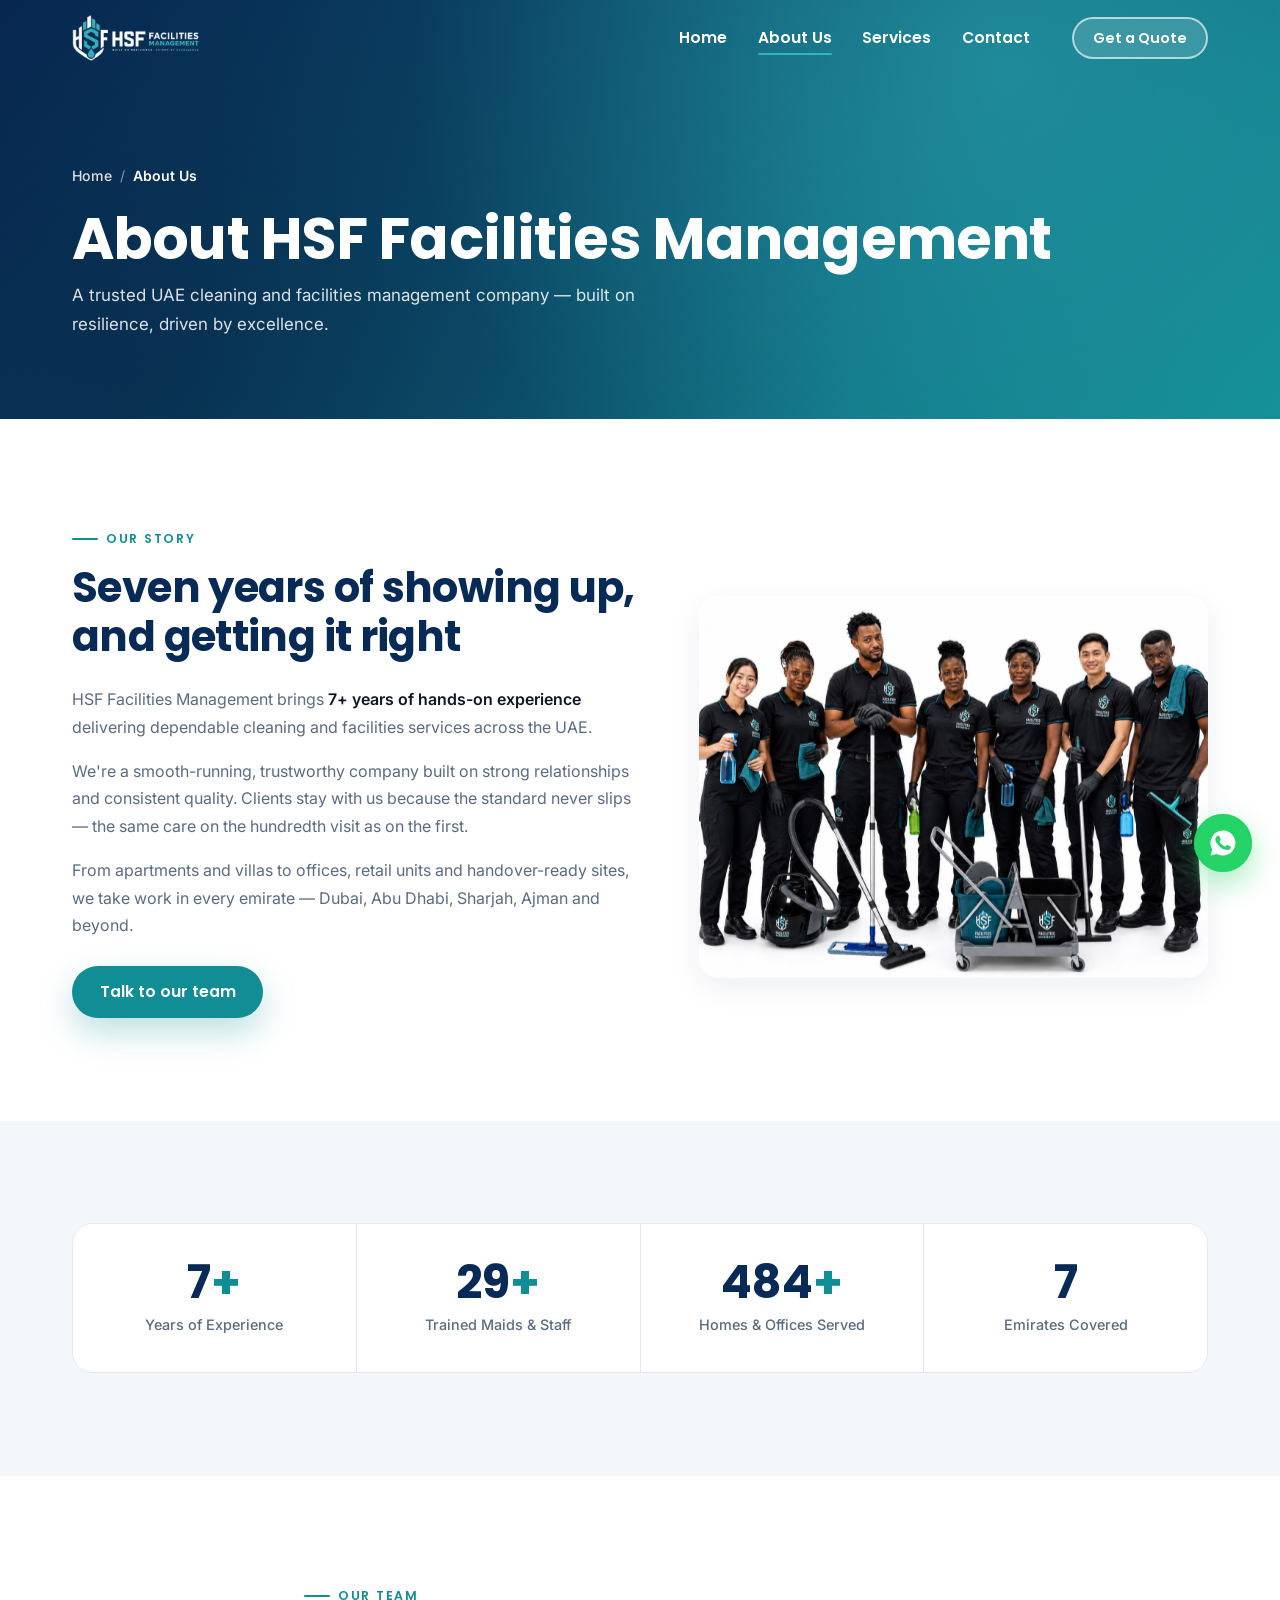
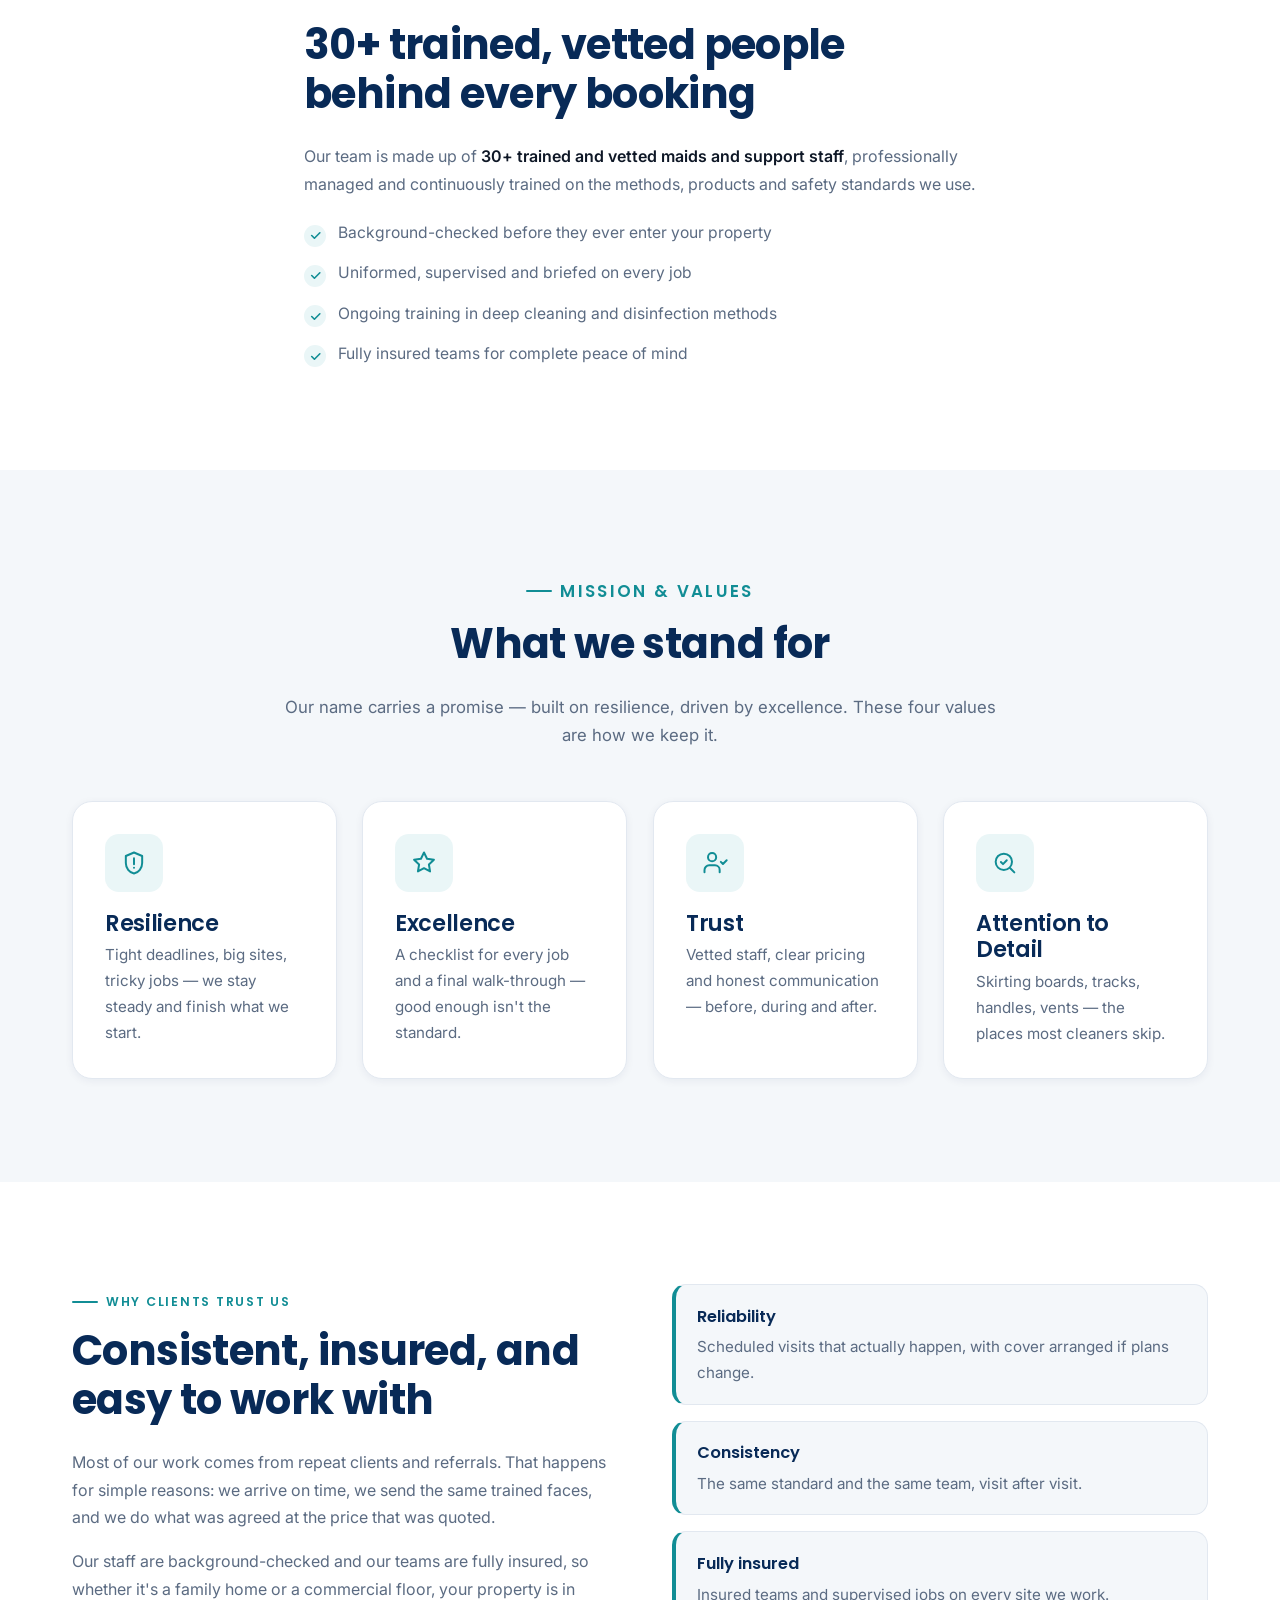
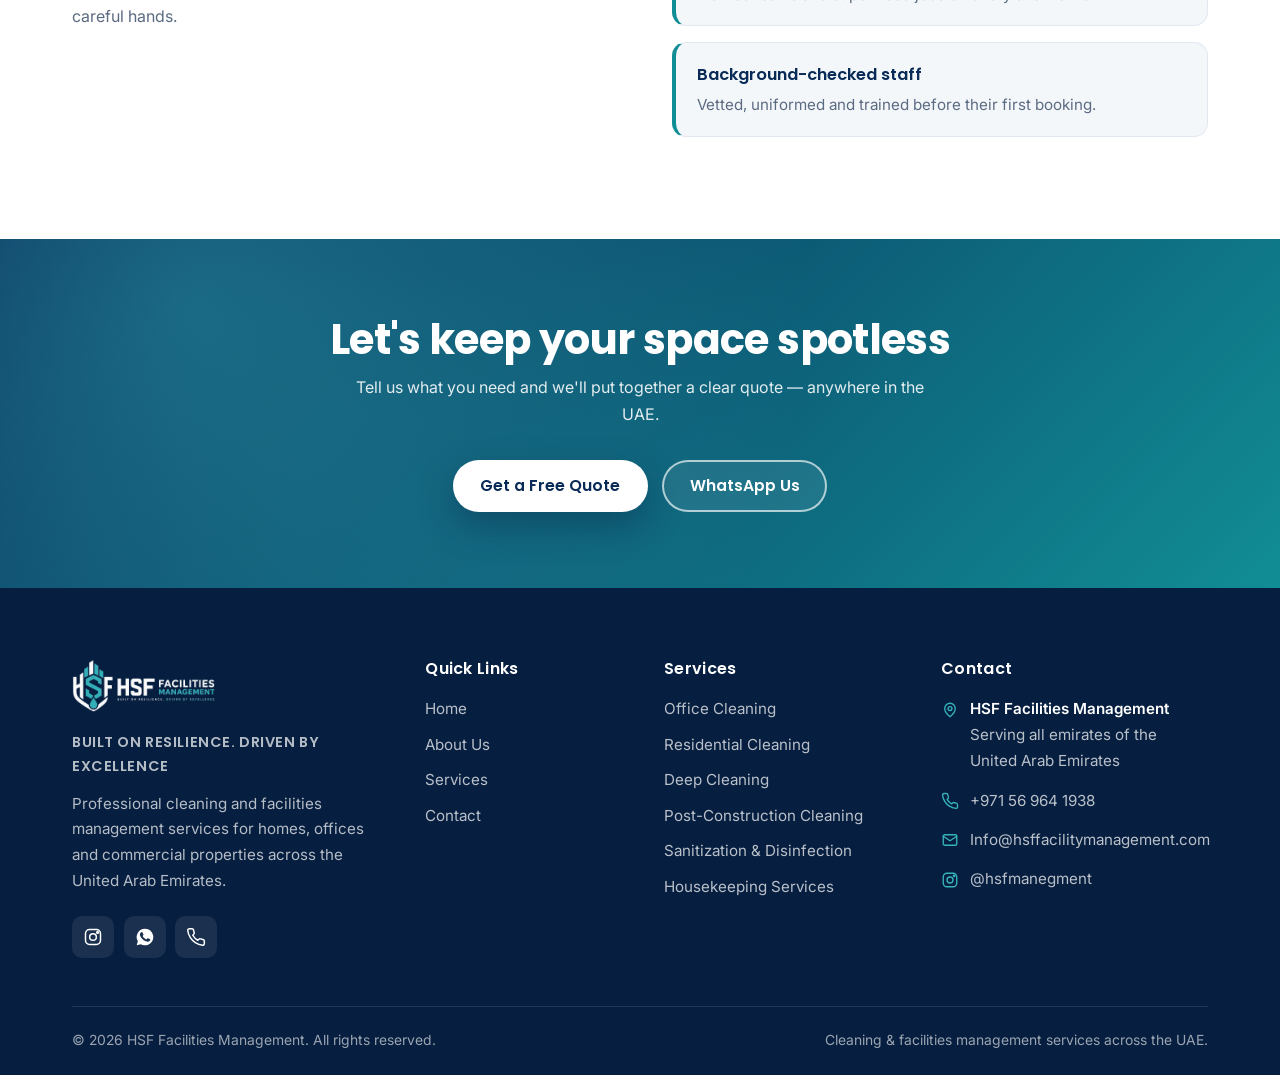
<file: hsf company/about.html>
<!DOCTYPE html>
<html lang="en">
<head>
  <meta charset="utf-8">
  <meta name="viewport" content="width=device-width, initial-scale=1">

  <!-- ===== SEO: primary meta ===== -->
  <title>About HSF | Trusted Cleaning Company in the UAE</title>
  <meta name="description" content="Meet HSF Facilities Management: 7+ years of cleaning and facilities experience in the UAE and a team of 30+ trained, vetted maids and support staff you can trust.">
  <link rel="canonical" href="https://hsffacilitymanagement.com/about.html">
  <meta name="robots" content="index, follow">
  <meta name="theme-color" content="#082A57">

  <!-- ===== Open Graph / Twitter ===== -->
  <meta property="og:type" content="website">
  <meta property="og:site_name" content="HSF Facilities Management">
  <meta property="og:title" content="About HSF | Trusted Cleaning Company in the UAE">
  <meta property="og:description" content="7+ years of experience and 30+ trained staff delivering dependable cleaning and facilities management across the UAE.">
  <meta property="og:url" content="https://hsffacilitymanagement.com/about.html">
  <meta property="og:image" content="https://hsffacilitymanagement.com/assets/og-image.jpg">
  <meta property="og:image:width" content="1200">
  <meta property="og:image:height" content="630">
  <meta property="og:locale" content="en_AE">
  <meta name="twitter:card" content="summary_large_image">
  <meta name="twitter:title" content="About HSF | Trusted Cleaning Company in the UAE">
  <meta name="twitter:description" content="7+ years of experience and 30+ trained staff delivering dependable cleaning across the UAE.">
  <meta name="twitter:image" content="https://hsffacilitymanagement.com/assets/og-image.jpg">

  <!-- ===== Icons / manifest ===== -->
  <link rel="icon" href="assets/favicon.ico" sizes="any">
  <link rel="icon" type="image/png" href="assets/favicon.png">
  <link rel="apple-touch-icon" href="assets/apple-touch-icon.png">
  <link rel="manifest" href="site.webmanifest">

  <!-- ===== Fonts ===== -->
  <link rel="preconnect" href="https://fonts.googleapis.com">
  <link rel="preconnect" href="https://fonts.gstatic.com" crossorigin>
  <link href="https://fonts.googleapis.com/css2?family=Inter:wght@400;500;600&family=Poppins:wght@600;700&display=swap" rel="stylesheet">

  <!-- ===== Styles ===== -->
  <link rel="stylesheet" href="css/global.css">
  <link rel="stylesheet" href="css/about.css">

  <!-- ===== Structured data ===== -->
  <script type="application/ld+json">
  {
    "@context": "https://schema.org",
    "@type": "AboutPage",
    "url": "https://hsffacilitymanagement.com/about.html",
    "name": "About HSF Facilities Management",
    "description": "HSF Facilities Management brings 7+ years of hands-on experience delivering dependable cleaning and facilities services across the United Arab Emirates.",
    "mainEntity": {
      "@type": "CleaningService",
      "@id": "https://hsffacilitymanagement.com/#business",
      "name": "HSF Facilities Management",
      "slogan": "Built on Resilience. Driven by Excellence",
      "telephone": "+971555968413",
      "email": "Info@hsffacilitymanagement.com",
      "url": "https://hsffacilitymanagement.com/",
      "image": "https://hsffacilitymanagement.com/assets/og-image.jpg",
      "logo": "https://hsffacilitymanagement.com/assets/hsf-logo.png",
      "priceRange": "$$",
      "numberOfEmployees": { "@type": "QuantitativeValue", "minValue": 30 },
      "address": { "@type": "PostalAddress", "addressCountry": "AE", "addressRegion": "United Arab Emirates" },
      "areaServed": { "@type": "Country", "name": "United Arab Emirates" },
      "sameAs": ["https://instagram.com/hsfmanegment"]
    }
  }
  </script>

  <script type="application/ld+json">
  {
    "@context": "https://schema.org",
    "@type": "BreadcrumbList",
    "itemListElement": [
      { "@type": "ListItem", "position": 1, "name": "Home", "item": "https://hsffacilitymanagement.com/" },
      { "@type": "ListItem", "position": 2, "name": "About Us", "item": "https://hsffacilitymanagement.com/about.html" }
    ]
  }
  </script>
</head>

<body>
  <a class="skip-link" href="#main">Skip to main content</a>

  <!-- ================= HEADER ================= -->
  <header class="site-header">
    <div class="container site-header__inner">
      <a class="brand" href="index.html" aria-label="HSF Facilities Management — home">
        <img class="brand__dark" src="assets/hsf-logo.png" alt="HSF Facilities Management logo" width="704" height="256">
        <img class="brand__light" src="assets/hsf-logo-white.png" alt="" aria-hidden="true" width="704" height="256">
      </a>

      <nav class="site-nav" aria-label="Primary">
        <ul class="site-nav__list">
          <li><a class="site-nav__link" href="index.html">Home</a></li>
          <li><a class="site-nav__link" href="about.html" aria-current="page">About Us</a></li>
          <li><a class="site-nav__link" href="services.html">Services</a></li>
          <li><a class="site-nav__link" href="contact.html">Contact</a></li>
        </ul>
      </nav>

      <a class="btn btn--primary btn--sm header-cta" href="contact.html">Get a Quote</a>

      <button class="nav-toggle" type="button" aria-label="Open menu" aria-expanded="false" aria-controls="mobileMenu">
        <span></span><span></span><span></span>
      </button>
    </div>
  </header>

  <!-- ================= MOBILE MENU ================= -->
  <div class="nav-backdrop" aria-hidden="true"></div>
  <aside class="mobile-menu" id="mobileMenu" aria-label="Mobile navigation">
    <div class="mobile-menu__head">
      <img src="assets/hsf-logo.png" alt="HSF Facilities Management logo" width="704" height="256">
      <button class="mobile-menu__close" type="button" aria-label="Close menu">
        <svg viewBox="0 0 24 24" fill="none" stroke="currentColor" stroke-width="2" stroke-linecap="round" aria-hidden="true"><path d="M18 6 6 18M6 6l12 12"/></svg>
      </button>
    </div>
    <nav aria-label="Mobile primary">
      <ul class="mobile-menu__list">
        <li><a href="index.html">Home</a></li>
        <li><a href="about.html" aria-current="page">About Us</a></li>
        <li><a href="services.html">Services</a></li>
        <li><a href="contact.html">Contact</a></li>
      </ul>
    </nav>
    <a class="btn btn--primary btn--block" href="contact.html">Get a Free Quote</a>
    <div class="mobile-menu__contact">
      <a href="tel:+971555968413">+971 55 596 8413</a>
      <a href="mailto:Info@hsffacilitymanagement.com">Info@hsffacilitymanagement.com</a>
      <a href="https://instagram.com/hsfmanegment" target="_blank" rel="noopener">Instagram @hsfmanegment</a>
    </div>
  </aside>

  <main id="main">

    <!-- ================= PAGE BANNER ================= -->
    <section class="page-banner" aria-labelledby="page-title">
      <div class="container">
        <nav class="breadcrumb" aria-label="Breadcrumb">
          <ol>
            <li><a href="index.html">Home</a></li>
            <li><span aria-current="page">About Us</span></li>
          </ol>
        </nav>
        <h1 id="page-title" data-reveal>About HSF Facilities Management</h1>
        <p data-reveal data-reveal-delay="90">
          A trusted UAE cleaning and facilities management company — built on resilience,
          driven by excellence.
        </p>
      </div>
    </section>

    <!-- ================= OUR STORY ================= -->
    <section class="section story" aria-labelledby="story-title">
      <div class="container story__grid">
        <div data-reveal="left">
          <p class="eyebrow">Our story</p>
          <h2 id="story-title">Seven years of showing up, and getting it right</h2>
          <p>
            HSF Facilities Management brings <strong>7+ years of hands-on experience</strong>
            delivering dependable cleaning and facilities services across the UAE.
          </p>
          <p>
            We're a smooth-running, trustworthy company built on strong relationships and
            consistent quality. Clients stay with us because the standard never slips — the same
            care on the hundredth visit as on the first.
          </p>
          <p>
            From apartments and villas to offices, retail units and handover-ready sites, we take
            work in every emirate — Dubai, Abu Dhabi, Sharjah, Ajman and beyond.
          </p>
          <a class="btn btn--primary" href="contact.html">Talk to our team</a>
        </div>

        <div class="story__media media-ph" data-reveal="right" data-parallax="0.05">
          <img src="assets/team.jpg" alt="The HSF Facilities Management cleaning team in branded uniform with their equipment" width="1516" height="1038" loading="lazy" decoding="async">
        </div>
      </div>
    </section>

    <!-- ================= STATS ================= -->
    <section class="section section--soft" aria-label="HSF in numbers">
      <div class="container">
        <div class="stats" data-reveal>
          <div class="stat">
            <span class="stat__num" data-count="7" data-suffix="+">7<span class="suffix">+</span></span>
            <p class="stat__label">Years of Experience</p>
          </div>
          <div class="stat">
            <span class="stat__num" data-count="30" data-suffix="+">30<span class="suffix">+</span></span>
            <p class="stat__label">Trained Maids &amp; Staff</p>
          </div>
          <div class="stat">
            <span class="stat__num" data-count="500" data-suffix="+">500<span class="suffix">+</span></span>
            <p class="stat__label">Homes &amp; Offices Served</p>
          </div>
          <div class="stat">
            <span class="stat__num" data-count="7" data-suffix="">7<span class="suffix"></span></span>
            <p class="stat__label">Emirates Covered</p>
          </div>
        </div>
      </div>
    </section>

    <!-- ================= OUR TEAM ================= -->
    <section class="section team" aria-labelledby="team-title">
      <div class="container team__solo">
        <div data-reveal>
          <p class="eyebrow">Our team</p>
          <h2 id="team-title">30+ trained, vetted people behind every booking</h2>
          <p>
            Our team is made up of <strong>30+ trained and vetted maids and support staff</strong>,
            professionally managed and continuously trained on the methods, products and safety
            standards we use.
          </p>
          <ul class="ticks">
            <li>Background-checked before they ever enter your property</li>
            <li>Uniformed, supervised and briefed on every job</li>
            <li>Ongoing training in deep cleaning and disinfection methods</li>
            <li>Fully insured teams for complete peace of mind</li>
          </ul>
        </div>
      </div>
    </section>

    <!-- ================= MISSION & VALUES ================= -->
    <section class="section section--soft values" aria-labelledby="values-title">
      <div class="container">
        <div class="section-head" data-reveal>
          <p class="eyebrow">Mission &amp; values</p>
          <h2 id="values-title">What we stand for</h2>
          <p>Our name carries a promise — built on resilience, driven by excellence. These four
            values are how we keep it.</p>
        </div>

        <div class="values-grid">
          <article class="card value-card" data-reveal data-reveal-delay="0">
            <span class="icon-badge">
              <svg viewBox="0 0 24 24" fill="none" stroke="currentColor" stroke-width="1.7" stroke-linecap="round" stroke-linejoin="round" aria-hidden="true"><path d="M12 3 5 6v6c0 4.4 3 8.3 7 9 4-.7 7-4.6 7-9V6z"/><path d="M12 8v5"/><path d="M12 16h.01"/></svg>
            </span>
            <h3>Resilience</h3>
            <p>Tight deadlines, big sites, tricky jobs — we stay steady and finish what we start.</p>
          </article>

          <article class="card value-card" data-reveal data-reveal-delay="80">
            <span class="icon-badge">
              <svg viewBox="0 0 24 24" fill="none" stroke="currentColor" stroke-width="1.7" stroke-linecap="round" stroke-linejoin="round" aria-hidden="true"><path d="m12 3 2.6 5.4 5.9.8-4.3 4.1 1 5.9-5.2-2.8-5.2 2.8 1-5.9L3.5 9.2l5.9-.8z"/></svg>
            </span>
            <h3>Excellence</h3>
            <p>A checklist for every job and a final walk-through — good enough isn't the standard.</p>
          </article>

          <article class="card value-card" data-reveal data-reveal-delay="160">
            <span class="icon-badge">
              <svg viewBox="0 0 24 24" fill="none" stroke="currentColor" stroke-width="1.7" stroke-linecap="round" stroke-linejoin="round" aria-hidden="true"><path d="M16 20v-2a4 4 0 0 0-4-4H7a4 4 0 0 0-4 4v2"/><circle cx="9.5" cy="7" r="3.5"/><path d="m17 11 1.8 1.8L22 9.6"/></svg>
            </span>
            <h3>Trust</h3>
            <p>Vetted staff, clear pricing and honest communication — before, during and after.</p>
          </article>

          <article class="card value-card" data-reveal data-reveal-delay="240">
            <span class="icon-badge">
              <svg viewBox="0 0 24 24" fill="none" stroke="currentColor" stroke-width="1.7" stroke-linecap="round" stroke-linejoin="round" aria-hidden="true"><circle cx="11" cy="11" r="7"/><path d="m20 20-3.5-3.5"/><path d="M8.5 11.2 10.3 13l3.2-3.4"/></svg>
            </span>
            <h3>Attention to Detail</h3>
            <p>Skirting boards, tracks, handles, vents — the places most cleaners skip.</p>
          </article>
        </div>
      </div>
    </section>

    <!-- ================= WHY CLIENTS TRUST US ================= -->
    <section class="section trust" aria-labelledby="trust-title">
      <div class="container trust__grid">
        <div data-reveal="left">
          <p class="eyebrow">Why clients trust us</p>
          <h2 id="trust-title">Consistent, insured, and easy to work with</h2>
          <p>
            Most of our work comes from repeat clients and referrals. That happens for simple
            reasons: we arrive on time, we send the same trained faces, and we do what was agreed
            at the price that was quoted.
          </p>
          <p>
            Our staff are background-checked and our teams are fully insured, so whether it's a
            family home or a commercial floor, your property is in careful hands.
          </p>
        </div>

        <ul class="trust-list" data-reveal="right">
          <li>
            <strong>Reliability</strong>
            <span>Scheduled visits that actually happen, with cover arranged if plans change.</span>
          </li>
          <li>
            <strong>Consistency</strong>
            <span>The same standard and the same team, visit after visit.</span>
          </li>
          <li>
            <strong>Fully insured</strong>
            <span>Insured teams and supervised jobs on every site we work.</span>
          </li>
          <li>
            <strong>Background-checked staff</strong>
            <span>Vetted, uniformed and trained before their first booking.</span>
          </li>
        </ul>
      </div>
    </section>

    <!-- ================= CTA BAND ================= -->
    <section class="cta-band" aria-labelledby="cta-title">
      <div class="container">
        <h2 id="cta-title" data-reveal>Let's keep your space spotless</h2>
        <p data-reveal data-reveal-delay="80">
          Tell us what you need and we'll put together a clear quote — anywhere in the UAE.
        </p>
        <div class="cta-band__actions" data-reveal data-reveal-delay="160">
          <a class="btn btn--primary" href="contact.html">Get a Free Quote</a>
          <a class="btn btn--ghost" href="https://wa.me/9710569641938" target="_blank" rel="noopener">WhatsApp Us</a>
        </div>
      </div>
    </section>
  </main>

  <!-- ================= FOOTER ================= -->
  <footer class="site-footer">
    <div class="container">
      <div class="footer-grid">
        <div class="footer-brand">
          <img src="assets/hsf-logo-white.png" alt="HSF Facilities Management logo" width="704" height="256" loading="lazy" decoding="async">
          <p class="footer-slogan">Built on Resilience. Driven by Excellence</p>
          <p>Professional cleaning and facilities management services for homes, offices and
            commercial properties across the United Arab Emirates.</p>
          <div class="footer-social">
            <a href="https://instagram.com/hsfmanegment" target="_blank" rel="noopener" aria-label="HSF Facilities Management on Instagram">
              <svg viewBox="0 0 24 24" fill="none" stroke="currentColor" stroke-width="1.8" stroke-linecap="round" aria-hidden="true"><rect x="3" y="3" width="18" height="18" rx="5"/><circle cx="12" cy="12" r="4"/><circle cx="17.5" cy="6.5" r="1"/></svg>
            </a>
            <a href="https://wa.me/9710569641938" target="_blank" rel="noopener" aria-label="Chat with HSF on WhatsApp">
              <svg viewBox="0 0 24 24" fill="currentColor" aria-hidden="true"><path d="M12 2a10 10 0 0 0-8.6 15.1L2 22l5-1.3A10 10 0 1 0 12 2zm5.8 14.2c-.2.7-1.4 1.4-2 1.4-.5 0-1.1.2-3.6-.8-3-1.3-5-4.4-5.1-4.6-.2-.2-1.2-1.6-1.2-3.1s.8-2.2 1.1-2.5c.3-.3.6-.4.8-.4h.6c.2 0 .5 0 .7.5l1 2.3c.1.2.1.4 0 .6l-.4.6-.3.3c-.1.1-.3.3-.1.6.2.3.8 1.3 1.7 2.1 1.2 1 2.2 1.4 2.5 1.5.3.1.4.1.6-.1l.9-1c.2-.2.4-.2.6-.1l2.2 1c.3.2.4.3.4.4.1.2.1.7-.1 1.3z"/></svg>
            </a>
            <a href="tel:+971569641938" aria-label="Call HSF Facilities Management">
              <svg viewBox="0 0 24 24" fill="none" stroke="currentColor" stroke-width="1.8" stroke-linecap="round" stroke-linejoin="round" aria-hidden="true"><path d="M22 16.9v3a2 2 0 0 1-2.2 2 19.8 19.8 0 0 1-8.6-3.1 19.5 19.5 0 0 1-6-6A19.8 19.8 0 0 1 2.1 4.2 2 2 0 0 1 4.1 2h3a2 2 0 0 1 2 1.7c.1 1 .4 1.9.7 2.8a2 2 0 0 1-.5 2.1L8.1 9.9a16 16 0 0 0 6 6l1.3-1.2a2 2 0 0 1 2.1-.5c.9.3 1.8.6 2.8.7a2 2 0 0 1 1.7 2z"/></svg>
            </a>
          </div>
        </div>

        <nav class="footer-nav" aria-label="Footer">
          <h3>Quick Links</h3>
          <ul class="footer-list">
            <li><a href="index.html">Home</a></li>
            <li><a href="about.html">About Us</a></li>
            <li><a href="services.html">Services</a></li>
            <li><a href="contact.html">Contact</a></li>
          </ul>
        </nav>

        <div>
          <h3>Services</h3>
          <ul class="footer-list">
            <li><a href="services.html#office-cleaning">Office Cleaning</a></li>
            <li><a href="services.html#residential-cleaning">Residential Cleaning</a></li>
            <li><a href="services.html#deep-cleaning">Deep Cleaning</a></li>
            <li><a href="services.html#post-construction-cleaning">Post-Construction Cleaning</a></li>
            <li><a href="services.html#sanitization-disinfection">Sanitization &amp; Disinfection</a></li>
            <li><a href="services.html#housekeeping-services">Housekeeping Services</a></li>
          </ul>
        </div>

        <div>
          <h3>Contact</h3>
          <ul class="footer-list footer-contact">
            <li>
              <svg viewBox="0 0 24 24" fill="none" stroke="currentColor" stroke-width="1.8" stroke-linecap="round" stroke-linejoin="round" aria-hidden="true"><path d="M12 21s7-5.6 7-11a7 7 0 1 0-14 0c0 5.4 7 11 7 11z"/><circle cx="12" cy="10" r="2.6"/></svg>
              <span><strong style="color:#fff">HSF Facilities Management</strong><br>Serving all emirates of the United Arab Emirates</span>
            </li>
            <li>
              <svg viewBox="0 0 24 24" fill="none" stroke="currentColor" stroke-width="1.8" stroke-linecap="round" stroke-linejoin="round" aria-hidden="true"><path d="M22 16.9v3a2 2 0 0 1-2.2 2 19.8 19.8 0 0 1-8.6-3.1 19.5 19.5 0 0 1-6-6A19.8 19.8 0 0 1 2.1 4.2 2 2 0 0 1 4.1 2h3a2 2 0 0 1 2 1.7c.1 1 .4 1.9.7 2.8a2 2 0 0 1-.5 2.1L8.1 9.9a16 16 0 0 0 6 6l1.3-1.2a2 2 0 0 1 2.1-.5c.9.3 1.8.6 2.8.7a2 2 0 0 1 1.7 2z"/></svg>
              <a href="tel:+971569641938">+971 56 964 1938</a>
            </li>
            <li>
              <svg viewBox="0 0 24 24" fill="none" stroke="currentColor" stroke-width="1.8" stroke-linecap="round" stroke-linejoin="round" aria-hidden="true"><rect x="3" y="5" width="18" height="14" rx="2"/><path d="m3 7 9 6 9-6"/></svg>
              <a href="mailto:Info@hsffacilitymanagement.com">Info@hsffacilitymanagement.com</a>
            </li>
            <li>
              <svg viewBox="0 0 24 24" fill="none" stroke="currentColor" stroke-width="1.8" stroke-linecap="round" aria-hidden="true"><rect x="3" y="3" width="18" height="18" rx="5"/><circle cx="12" cy="12" r="4"/><circle cx="17.5" cy="6.5" r="1"/></svg>
              <a href="https://instagram.com/hsfmanegment" target="_blank" rel="noopener">@hsfmanegment</a>
            </li>
          </ul>
        </div>
      </div>

      <div class="footer-bottom">
        <p>&copy; <span data-year>2026</span> HSF Facilities Management. All rights reserved.</p>
        <p>Cleaning &amp; facilities management services across the UAE.</p>
      </div>
    </div>
  </footer>

  <!-- ================= FLOATING WHATSAPP ================= -->
  <a class="whatsapp-float" href="https://wa.me/971569641938" target="_blank" rel="noopener" aria-label="Chat with HSF Facilities Management on WhatsApp">
    <svg viewBox="0 0 24 24" fill="currentColor" aria-hidden="true"><path d="M12 2a10 10 0 0 0-8.6 15.1L2 22l5-1.3A10 10 0 1 0 12 2zm5.8 14.2c-.2.7-1.4 1.4-2 1.4-.5 0-1.1.2-3.6-.8-3-1.3-5-4.4-5.1-4.6-.2-.2-1.2-1.6-1.2-3.1s.8-2.2 1.1-2.5c.3-.3.6-.4.8-.4h.6c.2 0 .5 0 .7.5l1 2.3c.1.2.1.4 0 .6l-.4.6-.3.3c-.1.1-.3.3-.1.6.2.3.8 1.3 1.7 2.1 1.2 1 2.2 1.4 2.5 1.5.3.1.4.1.6-.1l.9-1c.2-.2.4-.2.6-.1l2.2 1c.3.2.4.3.4.4.1.2.1.7-.1 1.3z"/></svg>
  </a>

  <script src="js/global.js" defer></script>
  <script src="js/about.js" defer></script>
</body>
</html>
</file>
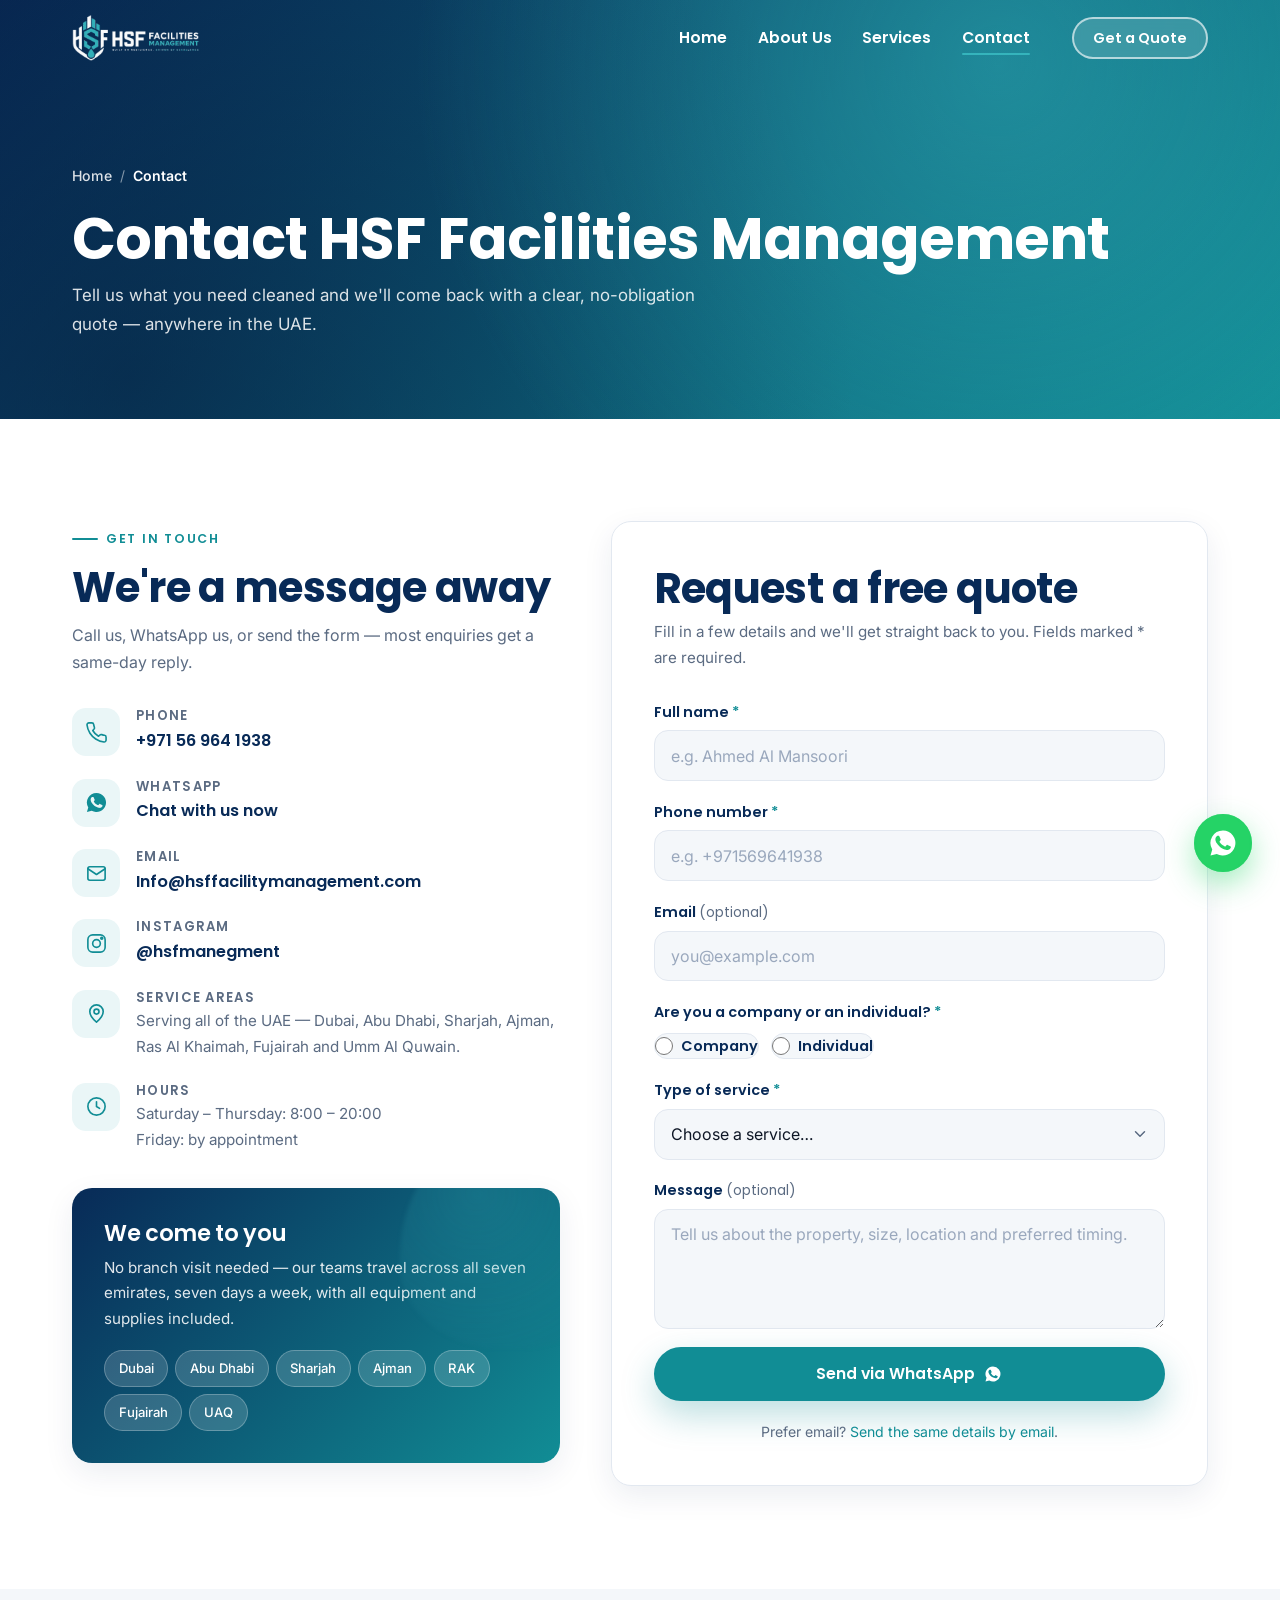
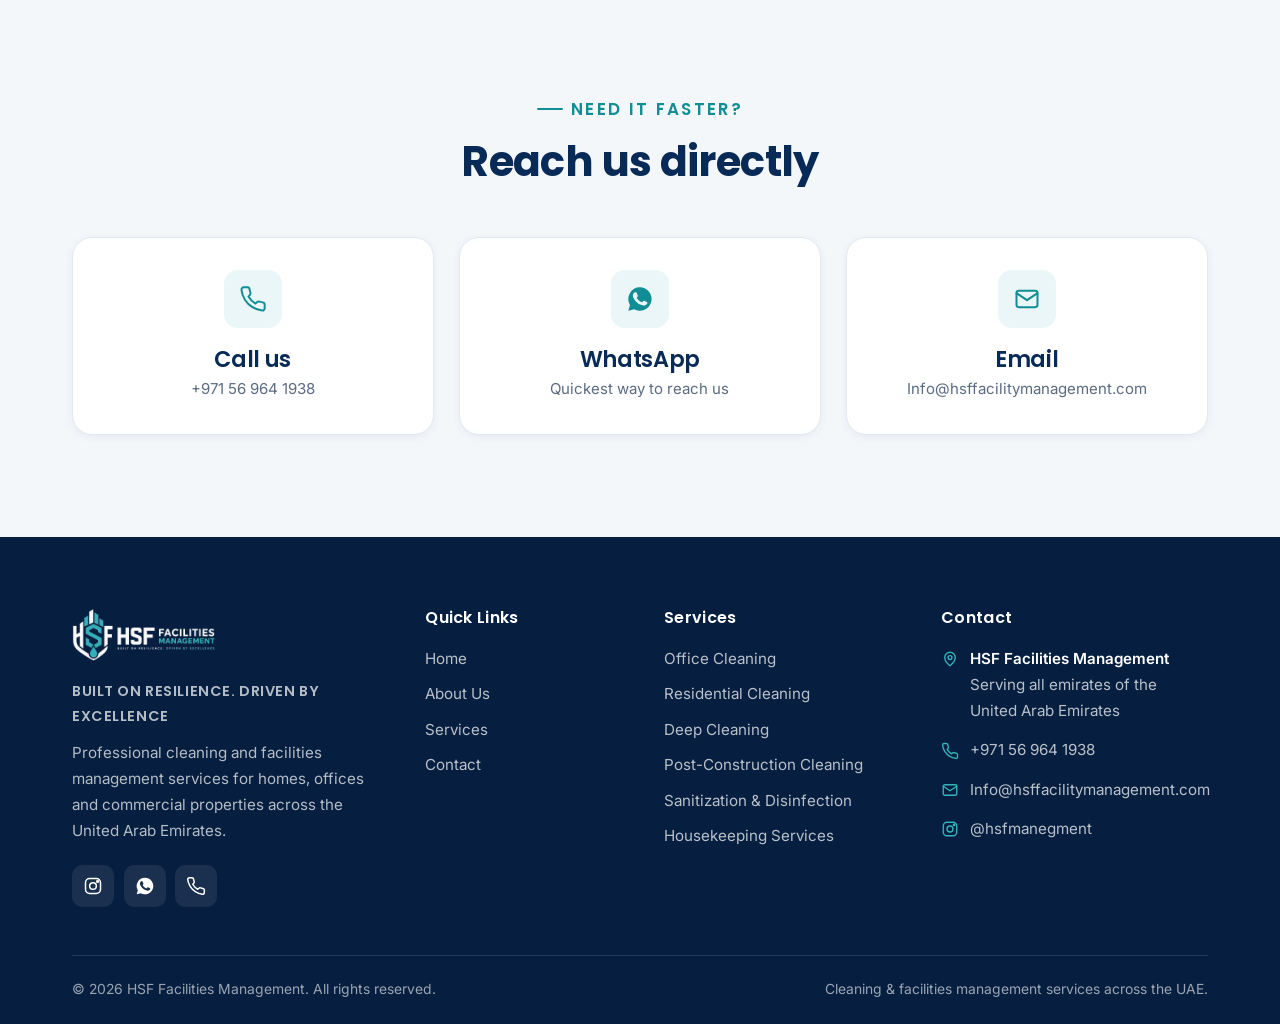
<file: hsf company/contact.html>
<!DOCTYPE html>
<html lang="en">
<head>
  <meta charset="utf-8">
  <meta name="viewport" content="width=device-width, initial-scale=1">

  <!-- ===== SEO: primary meta ===== -->
  <title>Contact HSF | Free Cleaning Quote Across the UAE</title>
  <meta name="description" content="Get a free cleaning or facilities management quote anywhere in the UAE. Call or WhatsApp +971 55 596 8413, email Info@hsffacilitymanagement.com, or send the form.">
  <link rel="canonical" href="https://hsffacilitymanagement.com/contact.html">
  <meta name="robots" content="index, follow">
  <meta name="theme-color" content="#082A57">

  <!-- ===== Open Graph / Twitter ===== -->
  <meta property="og:type" content="website">
  <meta property="og:site_name" content="HSF Facilities Management">
  <meta property="og:title" content="Contact HSF | Free Cleaning Quote Across the UAE">
  <meta property="og:description" content="Call or WhatsApp +971 55 596 8413 for a free cleaning and facilities management quote anywhere in the UAE.">
  <meta property="og:url" content="https://hsffacilitymanagement.com/contact.html">
  <meta property="og:image" content="https://hsffacilitymanagement.com/assets/og-image.jpg">
  <meta property="og:image:width" content="1200">
  <meta property="og:image:height" content="630">
  <meta property="og:locale" content="en_AE">
  <meta name="twitter:card" content="summary_large_image">
  <meta name="twitter:title" content="Contact HSF | Free Cleaning Quote Across the UAE">
  <meta name="twitter:description" content="Call or WhatsApp +971 55 596 8413 for a free quote anywhere in the UAE.">
  <meta name="twitter:image" content="https://hsffacilitymanagement.com/assets/og-image.jpg">

  <!-- ===== Icons / manifest ===== -->
  <link rel="icon" href="assets/favicon.ico" sizes="any">
  <link rel="icon" type="image/png" href="assets/favicon.png">
  <link rel="apple-touch-icon" href="assets/apple-touch-icon.png">
  <link rel="manifest" href="site.webmanifest">

  <!-- ===== Fonts ===== -->
  <link rel="preconnect" href="https://fonts.googleapis.com">
  <link rel="preconnect" href="https://fonts.gstatic.com" crossorigin>
  <link href="https://fonts.googleapis.com/css2?family=Inter:wght@400;500;600&family=Poppins:wght@600;700&display=swap" rel="stylesheet">

  <!-- ===== Styles ===== -->
  <link rel="stylesheet" href="css/global.css">
  <link rel="stylesheet" href="css/contact.css">

  <!-- ===== Structured data ===== -->
  <script type="application/ld+json">
  {
    "@context": "https://schema.org",
    "@type": "ContactPage",
    "url": "https://hsffacilitymanagement.com/contact.html",
    "name": "Contact HSF Facilities Management",
    "description": "Contact HSF Facilities Management for cleaning and facilities services anywhere in the UAE.",
    "mainEntity": {
      "@type": "CleaningService",
      "@id": "https://hsffacilitymanagement.com/#business",
      "name": "HSF Facilities Management",
      "slogan": "Built on Resilience. Driven by Excellence",
      "telephone": "+971555968413",
      "email": "Info@hsffacilitymanagement.com",
      "url": "https://hsffacilitymanagement.com/",
      "image": "https://hsffacilitymanagement.com/assets/og-image.jpg",
      "logo": "https://hsffacilitymanagement.com/assets/hsf-logo.png",
      "priceRange": "$$",
      "address": { "@type": "PostalAddress", "addressCountry": "AE", "addressRegion": "United Arab Emirates" },
      "areaServed": { "@type": "Country", "name": "United Arab Emirates" },
      "sameAs": ["https://instagram.com/hsfmanegment"],
      "contactPoint": [{
        "@type": "ContactPoint",
        "telephone": "+971555968413",
        "email": "Info@hsffacilitymanagement.com",
        "contactType": "customer service",
        "areaServed": "AE",
        "availableLanguage": ["English", "Arabic"]
      }],
      "openingHoursSpecification": [{
        "@type": "OpeningHoursSpecification",
        "dayOfWeek": ["Monday","Tuesday","Wednesday","Thursday","Friday","Saturday","Sunday"],
        "opens": "08:00",
        "closes": "20:00"
      }]
    }
  }
  </script>

  <script type="application/ld+json">
  {
    "@context": "https://schema.org",
    "@type": "BreadcrumbList",
    "itemListElement": [
      { "@type": "ListItem", "position": 1, "name": "Home", "item": "https://hsffacilitymanagement.com/" },
      { "@type": "ListItem", "position": 2, "name": "Contact", "item": "https://hsffacilitymanagement.com/contact.html" }
    ]
  }
  </script>
</head>

<body>
  <a class="skip-link" href="#main">Skip to main content</a>

  <!-- ================= HEADER ================= -->
  <header class="site-header">
    <div class="container site-header__inner">
      <a class="brand" href="index.html" aria-label="HSF Facilities Management — home">
        <img class="brand__dark" src="assets/hsf-logo.png" alt="HSF Facilities Management logo" width="704" height="256">
        <img class="brand__light" src="assets/hsf-logo-white.png" alt="" aria-hidden="true" width="704" height="256">
      </a>

      <nav class="site-nav" aria-label="Primary">
        <ul class="site-nav__list">
          <li><a class="site-nav__link" href="index.html">Home</a></li>
          <li><a class="site-nav__link" href="about.html">About Us</a></li>
          <li><a class="site-nav__link" href="services.html">Services</a></li>
          <li><a class="site-nav__link" href="contact.html" aria-current="page">Contact</a></li>
        </ul>
      </nav>

      <a class="btn btn--primary btn--sm header-cta" href="#quote-form">Get a Quote</a>

      <button class="nav-toggle" type="button" aria-label="Open menu" aria-expanded="false" aria-controls="mobileMenu">
        <span></span><span></span><span></span>
      </button>
    </div>
  </header>

  <!-- ================= MOBILE MENU ================= -->
  <div class="nav-backdrop" aria-hidden="true"></div>
  <aside class="mobile-menu" id="mobileMenu" aria-label="Mobile navigation">
    <div class="mobile-menu__head">
      <img src="assets/hsf-logo.png" alt="HSF Facilities Management logo" width="704" height="256">
      <button class="mobile-menu__close" type="button" aria-label="Close menu">
        <svg viewBox="0 0 24 24" fill="none" stroke="currentColor" stroke-width="2" stroke-linecap="round" aria-hidden="true"><path d="M18 6 6 18M6 6l12 12"/></svg>
      </button>
    </div>
    <nav aria-label="Mobile primary">
      <ul class="mobile-menu__list">
        <li><a href="index.html">Home</a></li>
        <li><a href="about.html">About Us</a></li>
        <li><a href="services.html">Services</a></li>
        <li><a href="contact.html" aria-current="page">Contact</a></li>
      </ul>
    </nav>
    <a class="btn btn--primary btn--block" href="https://wa.me/971569641938" target="_blank" rel="noopener">WhatsApp Us</a>
    <div class="mobile-menu__contact">
      <a href="tel:+971555968413">+971 56 964 1938</a>
      <a href="mailto:Info@hsffacilitymanagement.com">Info@hsffacilitymanagement.com</a>
      <a href="https://instagram.com/hsfmanegment" target="_blank" rel="noopener">Instagram @hsfmanegment</a>
    </div>
  </aside>

  <main id="main">

    <!-- ================= PAGE BANNER ================= -->
    <section class="page-banner" aria-labelledby="page-title">
      <div class="container">
        <nav class="breadcrumb" aria-label="Breadcrumb">
          <ol>
            <li><a href="index.html">Home</a></li>
            <li><span aria-current="page">Contact</span></li>
          </ol>
        </nav>
        <h1 id="page-title" data-reveal>Contact HSF Facilities Management</h1>
        <p data-reveal data-reveal-delay="90">
          Tell us what you need cleaned and we'll come back with a clear, no-obligation quote —
          anywhere in the UAE.
        </p>
      </div>
    </section>

    <!-- ================= CONTACT: INFO + FORM ================= -->
    <section class="section contact" aria-labelledby="contact-title">
      <h2 id="contact-title" class="sr-only">Get in touch with HSF Facilities Management</h2>
      <div class="container contact__grid">

        <!-- ---------- Info column ---------- -->
        <aside class="contact__info" data-reveal="left">
          <p class="eyebrow">Get in touch</p>
          <h2>We're a message away</h2>
          <p>Call us, WhatsApp us, or send the form — most enquiries get a same-day reply.</p>

          <ul class="info-list">
            <li>
              <span class="icon-badge">
                <svg viewBox="0 0 24 24" fill="none" stroke="currentColor" stroke-width="1.7" stroke-linecap="round" stroke-linejoin="round" aria-hidden="true"><path d="M22 16.9v3a2 2 0 0 1-2.2 2 19.8 19.8 0 0 1-8.6-3.1 19.5 19.5 0 0 1-6-6A19.8 19.8 0 0 1 2.1 4.2 2 2 0 0 1 4.1 2h3a2 2 0 0 1 2 1.7c.1 1 .4 1.9.7 2.8a2 2 0 0 1-.5 2.1L8.1 9.9a16 16 0 0 0 6 6l1.3-1.2a2 2 0 0 1 2.1-.5c.9.3 1.8.6 2.8.7a2 2 0 0 1 1.7 2z"/></svg>
              </span>
              <div>
                <h3>Phone</h3>
                <a href="tel:+971569641938">+971 56 964 1938</a>
              </div>
            </li>

            <li>
              <span class="icon-badge">
                <svg viewBox="0 0 24 24" fill="currentColor" aria-hidden="true"><path d="M12 2a10 10 0 0 0-8.6 15.1L2 22l5-1.3A10 10 0 1 0 12 2zm5.8 14.2c-.2.7-1.4 1.4-2 1.4-.5 0-1.1.2-3.6-.8-3-1.3-5-4.4-5.1-4.6-.2-.2-1.2-1.6-1.2-3.1s.8-2.2 1.1-2.5c.3-.3.6-.4.8-.4h.6c.2 0 .5 0 .7.5l1 2.3c.1.2.1.4 0 .6l-.4.6-.3.3c-.1.1-.3.3-.1.6.2.3.8 1.3 1.7 2.1 1.2 1 2.2 1.4 2.5 1.5.3.1.4.1.6-.1l.9-1c.2-.2.4-.2.6-.1l2.2 1c.3.2.4.3.4.4.1.2.1.7-.1 1.3z"/></svg>
              </span>
              <div>
                <h3>WhatsApp</h3>
                <a href="https://wa.me/971569641938" target="_blank" rel="noopener">Chat with us now</a>
              </div>
            </li>

            <li>
              <span class="icon-badge">
                <svg viewBox="0 0 24 24" fill="none" stroke="currentColor" stroke-width="1.7" stroke-linecap="round" stroke-linejoin="round" aria-hidden="true"><rect x="3" y="5" width="18" height="14" rx="2"/><path d="m3 7 9 6 9-6"/></svg>
              </span>
              <div>
                <h3>Email</h3>
                <a href="mailto:Info@hsffacilitymanagement.com">Info@hsffacilitymanagement.com</a>
              </div>
            </li>

            <li>
              <span class="icon-badge">
                <svg viewBox="0 0 24 24" fill="none" stroke="currentColor" stroke-width="1.7" stroke-linecap="round" aria-hidden="true"><rect x="3" y="3" width="18" height="18" rx="5"/><circle cx="12" cy="12" r="4"/><circle cx="17.5" cy="6.5" r="1"/></svg>
              </span>
              <div>
                <h3>Instagram</h3>
                <a href="https://instagram.com/hsfmanegment" target="_blank" rel="noopener">@hsfmanegment</a>
              </div>
            </li>

            <li>
              <span class="icon-badge">
                <svg viewBox="0 0 24 24" fill="none" stroke="currentColor" stroke-width="1.7" stroke-linecap="round" stroke-linejoin="round" aria-hidden="true"><path d="M12 21s7-5.6 7-11a7 7 0 1 0-14 0c0 5.4 7 11 7 11z"/><circle cx="12" cy="10" r="2.6"/></svg>
              </span>
              <div>
                <h3>Service areas</h3>
                <p>Serving all of the UAE — Dubai, Abu Dhabi, Sharjah, Ajman, Ras Al Khaimah,
                  Fujairah and Umm Al Quwain.</p>
              </div>
            </li>

            <li>
              <span class="icon-badge">
                <svg viewBox="0 0 24 24" fill="none" stroke="currentColor" stroke-width="1.7" stroke-linecap="round" stroke-linejoin="round" aria-hidden="true"><circle cx="12" cy="12" r="9"/><path d="M12 7v5l3.2 2"/></svg>
              </span>
              <div>
                <h3>Hours</h3>
                <p>Saturday – Thursday: 8:00 – 20:00<br>Friday: by appointment</p>
              </div>
            </li>
          </ul>

          <!-- "We come to you" panel — swap for an embedded map if you want one.
               MAP SWAP: replace this block with a Google Maps <iframe> (add
               loading="lazy" and a title attribute for accessibility). -->
          <div class="coverage-card">
            <span class="drop-motif" aria-hidden="true"></span>
            <h3>We come to you</h3>
            <p>No branch visit needed — our teams travel across all seven emirates, seven days a
              week, with all equipment and supplies included.</p>
            <ul class="coverage-chips">
              <li>Dubai</li><li>Abu Dhabi</li><li>Sharjah</li><li>Ajman</li>
              <li>RAK</li><li>Fujairah</li><li>UAQ</li>
            </ul>
          </div>
        </aside>

        <!-- ---------- Form column ---------- -->
        <div class="contact__form-wrap" id="quote-form" data-reveal="right">
          <div class="form-card">
            <h2>Request a free quote</h2>
            <p class="form-card__lead">Fill in a few details and we'll get straight back to you.
              Fields marked <span aria-hidden="true">*</span><span class="sr-only">with an asterisk</span>
              are required.</p>

            <!-- BACKEND NOTE ------------------------------------------------
                 This form has no server. On submit, contact.js composes the
                 message and opens WhatsApp (with a mailto: fallback link).
                 To plug in a real backend later:
                   1. add action="https://formspree.io/f/XXXXXXX" method="POST"
                      to the <form> below (or your own endpoint), and
                   2. in js/contact.js set USE_BACKEND = true.
                 ------------------------------------------------------------- -->
            <form class="quote-form" id="quoteForm" novalidate>
              <div class="field">
                <label for="name">Full name <span class="req" aria-hidden="true">*</span></label>
                <input type="text" id="name" name="name" autocomplete="name" required
                       aria-describedby="name-error" placeholder="e.g. Ahmed Al Mansoori">
                <p class="error" id="name-error" aria-live="polite"></p>
              </div>

              <div class="field">
                <label for="phone">Phone number <span class="req" aria-hidden="true">*</span></label>
                <input type="tel" id="phone" name="phone" autocomplete="tel" required
                       aria-describedby="phone-error" placeholder="e.g. +971569641938">
                <p class="error" id="phone-error" aria-live="polite"></p>
              </div>

              <div class="field">
                <label for="email">Email <span class="opt">(optional)</span></label>
                <input type="email" id="email" name="email" autocomplete="email"
                       aria-describedby="email-error" placeholder="you@example.com">
                <p class="error" id="email-error" aria-live="polite"></p>
              </div>

              <fieldset class="field field--radio">
                <legend>Are you a company or an individual? <span class="req" aria-hidden="true">*</span></legend>
                <div class="radio-row">
                  <label class="radio">
                    <input type="radio" name="clientType" value="Company" required>
                    <span>Company</span>
                  </label>
                  <label class="radio">
                    <input type="radio" name="clientType" value="Individual" required>
                    <span>Individual</span>
                  </label>
                </div>
                <p class="error" id="clientType-error" aria-live="polite"></p>
              </fieldset>

              <div class="field">
                <label for="service">Type of service <span class="req" aria-hidden="true">*</span></label>
                <select id="service" name="service" required aria-describedby="service-error">
                  <option value="" disabled selected>Choose a service…</option>
                  <optgroup label="Building Cleaning Services">
                    <option value="Office Cleaning">Office Cleaning</option>
                    <option value="Residential Cleaning">Residential Cleaning</option>
                    <option value="Deep Cleaning">Deep Cleaning</option>
                    <option value="Move-in / Move-out Cleaning">Move-in / Move-out Cleaning</option>
                    <option value="Post-Construction Cleaning">Post-Construction Cleaning</option>
                    <option value="Carpet &amp; Upholstery Cleaning">Carpet &amp; Upholstery Cleaning</option>
                    <option value="Glass &amp; Window Cleaning">Glass &amp; Window Cleaning</option>
                    <option value="Floor Care &amp; Polishing">Floor Care &amp; Polishing</option>
                    <option value="Sanitization &amp; Disinfection">Sanitization &amp; Disinfection</option>
                    <option value="Waste Management Support">Waste Management Support</option>
                  </optgroup>
                  <optgroup label="Facility Support Services">
                    <option value="Housekeeping Services">Housekeeping Services</option>
                    <option value="Facility Support Services">Facility Support Services</option>
                  </optgroup>
                  <option value="Other / Not sure">Other / Not sure</option>
                </select>
                <p class="error" id="service-error" aria-live="polite"></p>
              </div>

              <div class="field">
                <label for="message">Message <span class="opt">(optional)</span></label>
                <textarea id="message" name="message" rows="4"
                          placeholder="Tell us about the property, size, location and preferred timing."></textarea>
              </div>

              <!-- Honeypot: hidden from people, tempting to bots -->
              <div class="hp" aria-hidden="true">
                <label for="company-website">Do not fill this in</label>
                <input type="text" id="company-website" name="company-website" tabindex="-1" autocomplete="off">
              </div>

              <button class="btn btn--primary btn--block" type="submit">
                Send via WhatsApp
                <svg viewBox="0 0 24 24" fill="currentColor" aria-hidden="true"><path d="M12 2a10 10 0 0 0-8.6 15.1L2 22l5-1.3A10 10 0 1 0 12 2zm5.8 14.2c-.2.7-1.4 1.4-2 1.4-.5 0-1.1.2-3.6-.8-3-1.3-5-4.4-5.1-4.6-.2-.2-1.2-1.6-1.2-3.1s.8-2.2 1.1-2.5c.3-.3.6-.4.8-.4h.6c.2 0 .5 0 .7.5l1 2.3c.1.2.1.4 0 .6l-.4.6-.3.3c-.1.1-.3.3-.1.6.2.3.8 1.3 1.7 2.1 1.2 1 2.2 1.4 2.5 1.5.3.1.4.1.6-.1l.9-1c.2-.2.4-.2.6-.1l2.2 1c.3.2.4.3.4.4.1.2.1.7-.1 1.3z"/></svg>
              </button>

              <p class="form-foot">
                Prefer email? <a href="mailto:Info@hsffacilitymanagement.com" id="mailtoFallback">Send the same details by email</a>.
              </p>
            </form>

            <!-- Success state (revealed by contact.js) -->
            <div class="form-success" id="formSuccess" hidden role="status" aria-live="polite">
              <span class="form-success__icon" aria-hidden="true">
                <svg viewBox="0 0 24 24" fill="none" stroke="currentColor" stroke-width="2.2" stroke-linecap="round" stroke-linejoin="round"><path d="m5 12 5 5L20 7"/></svg>
              </span>
              <h3>Thanks — your request is ready to send</h3>
              <p id="successDetail">WhatsApp should have opened in a new tab with your details filled in.
                If it didn't, use one of the buttons below and we'll pick it up from there.</p>
              <div class="form-success__actions">
                <a class="btn btn--primary" id="successWhatsapp" href="https://wa.me/971569641938" target="_blank" rel="noopener">Open WhatsApp</a>
                <a class="btn btn--outline" id="successMailto" href="mailto:Info@hsffacilitymanagement.com">Send by email</a>
              </div>
              <button class="link-arrow" type="button" id="resetForm">
                Send another request
                <svg viewBox="0 0 24 24" fill="none" stroke="currentColor" stroke-width="2" stroke-linecap="round" stroke-linejoin="round" aria-hidden="true"><path d="M5 12h14M13 6l6 6-6 6"/></svg>
              </button>
            </div>
          </div>
        </div>
      </div>
    </section>

    <!-- ================= QUICK ACTIONS ================= -->
    <section class="section section--soft quick-actions" aria-labelledby="quick-title">
      <div class="container">
        <div class="section-head" data-reveal>
          <p class="eyebrow">Need it faster?</p>
          <h2 id="quick-title">Reach us directly</h2>
        </div>
        <div class="quick-grid">
          <a class="card quick-card" href="tel:+971569641938" data-reveal data-reveal-delay="0">
            <span class="icon-badge">
              <svg viewBox="0 0 24 24" fill="none" stroke="currentColor" stroke-width="1.7" stroke-linecap="round" stroke-linejoin="round" aria-hidden="true"><path d="M22 16.9v3a2 2 0 0 1-2.2 2 19.8 19.8 0 0 1-8.6-3.1 19.5 19.5 0 0 1-6-6A19.8 19.8 0 0 1 2.1 4.2 2 2 0 0 1 4.1 2h3a2 2 0 0 1 2 1.7c.1 1 .4 1.9.7 2.8a2 2 0 0 1-.5 2.1L8.1 9.9a16 16 0 0 0 6 6l1.3-1.2a2 2 0 0 1 2.1-.5c.9.3 1.8.6 2.8.7a2 2 0 0 1 1.7 2z"/></svg>
            </span>
            <h3>Call us</h3>
            <p>+971 56 964 1938</p>
          </a>
          <a class="card quick-card" href="https://wa.me/971569641938" target="_blank" rel="noopener" data-reveal data-reveal-delay="80">
            <span class="icon-badge">
              <svg viewBox="0 0 24 24" fill="currentColor" aria-hidden="true"><path d="M12 2a10 10 0 0 0-8.6 15.1L2 22l5-1.3A10 10 0 1 0 12 2zm5.8 14.2c-.2.7-1.4 1.4-2 1.4-.5 0-1.1.2-3.6-.8-3-1.3-5-4.4-5.1-4.6-.2-.2-1.2-1.6-1.2-3.1s.8-2.2 1.1-2.5c.3-.3.6-.4.8-.4h.6c.2 0 .5 0 .7.5l1 2.3c.1.2.1.4 0 .6l-.4.6-.3.3c-.1.1-.3.3-.1.6.2.3.8 1.3 1.7 2.1 1.2 1 2.2 1.4 2.5 1.5.3.1.4.1.6-.1l.9-1c.2-.2.4-.2.6-.1l2.2 1c.3.2.4.3.4.4.1.2.1.7-.1 1.3z"/></svg>
            </span>
            <h3>WhatsApp</h3>
            <p>Quickest way to reach us</p>
          </a>
          <a class="card quick-card" href="mailto:Info@hsffacilitymanagement.com" data-reveal data-reveal-delay="160">
            <span class="icon-badge">
              <svg viewBox="0 0 24 24" fill="none" stroke="currentColor" stroke-width="1.7" stroke-linecap="round" stroke-linejoin="round" aria-hidden="true"><rect x="3" y="5" width="18" height="14" rx="2"/><path d="m3 7 9 6 9-6"/></svg>
            </span>
            <h3>Email</h3>
            <p>Info@hsffacilitymanagement.com</p>
          </a>
        </div>
      </div>
    </section>
  </main>

  <!-- ================= FOOTER ================= -->
  <footer class="site-footer">
    <div class="container">
      <div class="footer-grid">
        <div class="footer-brand">
          <img src="assets/hsf-logo-white.png" alt="HSF Facilities Management logo" width="704" height="256" loading="lazy" decoding="async">
          <p class="footer-slogan">Built on Resilience. Driven by Excellence</p>
          <p>Professional cleaning and facilities management services for homes, offices and
            commercial properties across the United Arab Emirates.</p>
          <div class="footer-social">
            <a href="https://instagram.com/hsfmanegment" target="_blank" rel="noopener" aria-label="HSF Facilities Management on Instagram">
              <svg viewBox="0 0 24 24" fill="none" stroke="currentColor" stroke-width="1.8" stroke-linecap="round" aria-hidden="true"><rect x="3" y="3" width="18" height="18" rx="5"/><circle cx="12" cy="12" r="4"/><circle cx="17.5" cy="6.5" r="1"/></svg>
            </a>
            <a href="https://wa.me/971569641938" target="_blank" rel="noopener" aria-label="Chat with HSF on WhatsApp">
              <svg viewBox="0 0 24 24" fill="currentColor" aria-hidden="true"><path d="M12 2a10 10 0 0 0-8.6 15.1L2 22l5-1.3A10 10 0 1 0 12 2zm5.8 14.2c-.2.7-1.4 1.4-2 1.4-.5 0-1.1.2-3.6-.8-3-1.3-5-4.4-5.1-4.6-.2-.2-1.2-1.6-1.2-3.1s.8-2.2 1.1-2.5c.3-.3.6-.4.8-.4h.6c.2 0 .5 0 .7.5l1 2.3c.1.2.1.4 0 .6l-.4.6-.3.3c-.1.1-.3.3-.1.6.2.3.8 1.3 1.7 2.1 1.2 1 2.2 1.4 2.5 1.5.3.1.4.1.6-.1l.9-1c.2-.2.4-.2.6-.1l2.2 1c.3.2.4.3.4.4.1.2.1.7-.1 1.3z"/></svg>
            </a>
            <a href="tel:+971569641938" aria-label="Call HSF Facilities Management">
              <svg viewBox="0 0 24 24" fill="none" stroke="currentColor" stroke-width="1.8" stroke-linecap="round" stroke-linejoin="round" aria-hidden="true"><path d="M22 16.9v3a2 2 0 0 1-2.2 2 19.8 19.8 0 0 1-8.6-3.1 19.5 19.5 0 0 1-6-6A19.8 19.8 0 0 1 2.1 4.2 2 2 0 0 1 4.1 2h3a2 2 0 0 1 2 1.7c.1 1 .4 1.9.7 2.8a2 2 0 0 1-.5 2.1L8.1 9.9a16 16 0 0 0 6 6l1.3-1.2a2 2 0 0 1 2.1-.5c.9.3 1.8.6 2.8.7a2 2 0 0 1 1.7 2z"/></svg>
            </a>
          </div>
        </div>

        <nav class="footer-nav" aria-label="Footer">
          <h3>Quick Links</h3>
          <ul class="footer-list">
            <li><a href="index.html">Home</a></li>
            <li><a href="about.html">About Us</a></li>
            <li><a href="services.html">Services</a></li>
            <li><a href="contact.html">Contact</a></li>
          </ul>
        </nav>

        <div>
          <h3>Services</h3>
          <ul class="footer-list">
            <li><a href="services.html#office-cleaning">Office Cleaning</a></li>
            <li><a href="services.html#residential-cleaning">Residential Cleaning</a></li>
            <li><a href="services.html#deep-cleaning">Deep Cleaning</a></li>
            <li><a href="services.html#post-construction-cleaning">Post-Construction Cleaning</a></li>
            <li><a href="services.html#sanitization-disinfection">Sanitization &amp; Disinfection</a></li>
            <li><a href="services.html#housekeeping-services">Housekeeping Services</a></li>
          </ul>
        </div>

        <div>
          <h3>Contact</h3>
          <ul class="footer-list footer-contact">
            <li>
              <svg viewBox="0 0 24 24" fill="none" stroke="currentColor" stroke-width="1.8" stroke-linecap="round" stroke-linejoin="round" aria-hidden="true"><path d="M12 21s7-5.6 7-11a7 7 0 1 0-14 0c0 5.4 7 11 7 11z"/><circle cx="12" cy="10" r="2.6"/></svg>
              <span><strong style="color:#fff">HSF Facilities Management</strong><br>Serving all emirates of the United Arab Emirates</span>
            </li>
            <li>
              <svg viewBox="0 0 24 24" fill="none" stroke="currentColor" stroke-width="1.8" stroke-linecap="round" stroke-linejoin="round" aria-hidden="true"><path d="M22 16.9v3a2 2 0 0 1-2.2 2 19.8 19.8 0 0 1-8.6-3.1 19.5 19.5 0 0 1-6-6A19.8 19.8 0 0 1 2.1 4.2 2 2 0 0 1 4.1 2h3a2 2 0 0 1 2 1.7c.1 1 .4 1.9.7 2.8a2 2 0 0 1-.5 2.1L8.1 9.9a16 16 0 0 0 6 6l1.3-1.2a2 2 0 0 1 2.1-.5c.9.3 1.8.6 2.8.7a2 2 0 0 1 1.7 2z"/></svg>
              <a href="tel:+971569641938">+971 56 964 1938</a>
            </li>
            <li>
              <svg viewBox="0 0 24 24" fill="none" stroke="currentColor" stroke-width="1.8" stroke-linecap="round" stroke-linejoin="round" aria-hidden="true"><rect x="3" y="5" width="18" height="14" rx="2"/><path d="m3 7 9 6 9-6"/></svg>
              <a href="mailto:Info@hsffacilitymanagement.com">Info@hsffacilitymanagement.com</a>
            </li>
            <li>
              <svg viewBox="0 0 24 24" fill="none" stroke="currentColor" stroke-width="1.8" stroke-linecap="round" aria-hidden="true"><rect x="3" y="3" width="18" height="18" rx="5"/><circle cx="12" cy="12" r="4"/><circle cx="17.5" cy="6.5" r="1"/></svg>
              <a href="https://instagram.com/hsfmanegment" target="_blank" rel="noopener">@hsfmanegment</a>
            </li>
          </ul>
        </div>
      </div>

      <div class="footer-bottom">
        <p>&copy; <span data-year>2026</span> HSF Facilities Management. All rights reserved.</p>
        <p>Cleaning &amp; facilities management services across the UAE.</p>
      </div>
    </div>
  </footer>

  <!-- ================= FLOATING WHATSAPP ================= -->
  <a class="whatsapp-float" href="https://wa.me/971569641938" target="_blank" rel="noopener" aria-label="Chat with HSF Facilities Management on WhatsApp">
    <svg viewBox="0 0 24 24" fill="currentColor" aria-hidden="true"><path d="M12 2a10 10 0 0 0-8.6 15.1L2 22l5-1.3A10 10 0 1 0 12 2zm5.8 14.2c-.2.7-1.4 1.4-2 1.4-.5 0-1.1.2-3.6-.8-3-1.3-5-4.4-5.1-4.6-.2-.2-1.2-1.6-1.2-3.1s.8-2.2 1.1-2.5c.3-.3.6-.4.8-.4h.6c.2 0 .5 0 .7.5l1 2.3c.1.2.1.4 0 .6l-.4.6-.3.3c-.1.1-.3.3-.1.6.2.3.8 1.3 1.7 2.1 1.2 1 2.2 1.4 2.5 1.5.3.1.4.1.6-.1l.9-1c.2-.2.4-.2.6-.1l2.2 1c.3.2.4.3.4.4.1.2.1.7-.1 1.3z"/></svg>
  </a>

  <script src="js/global.js" defer></script>
  <script src="js/contact.js" defer></script>
</body>
</html>
</file>
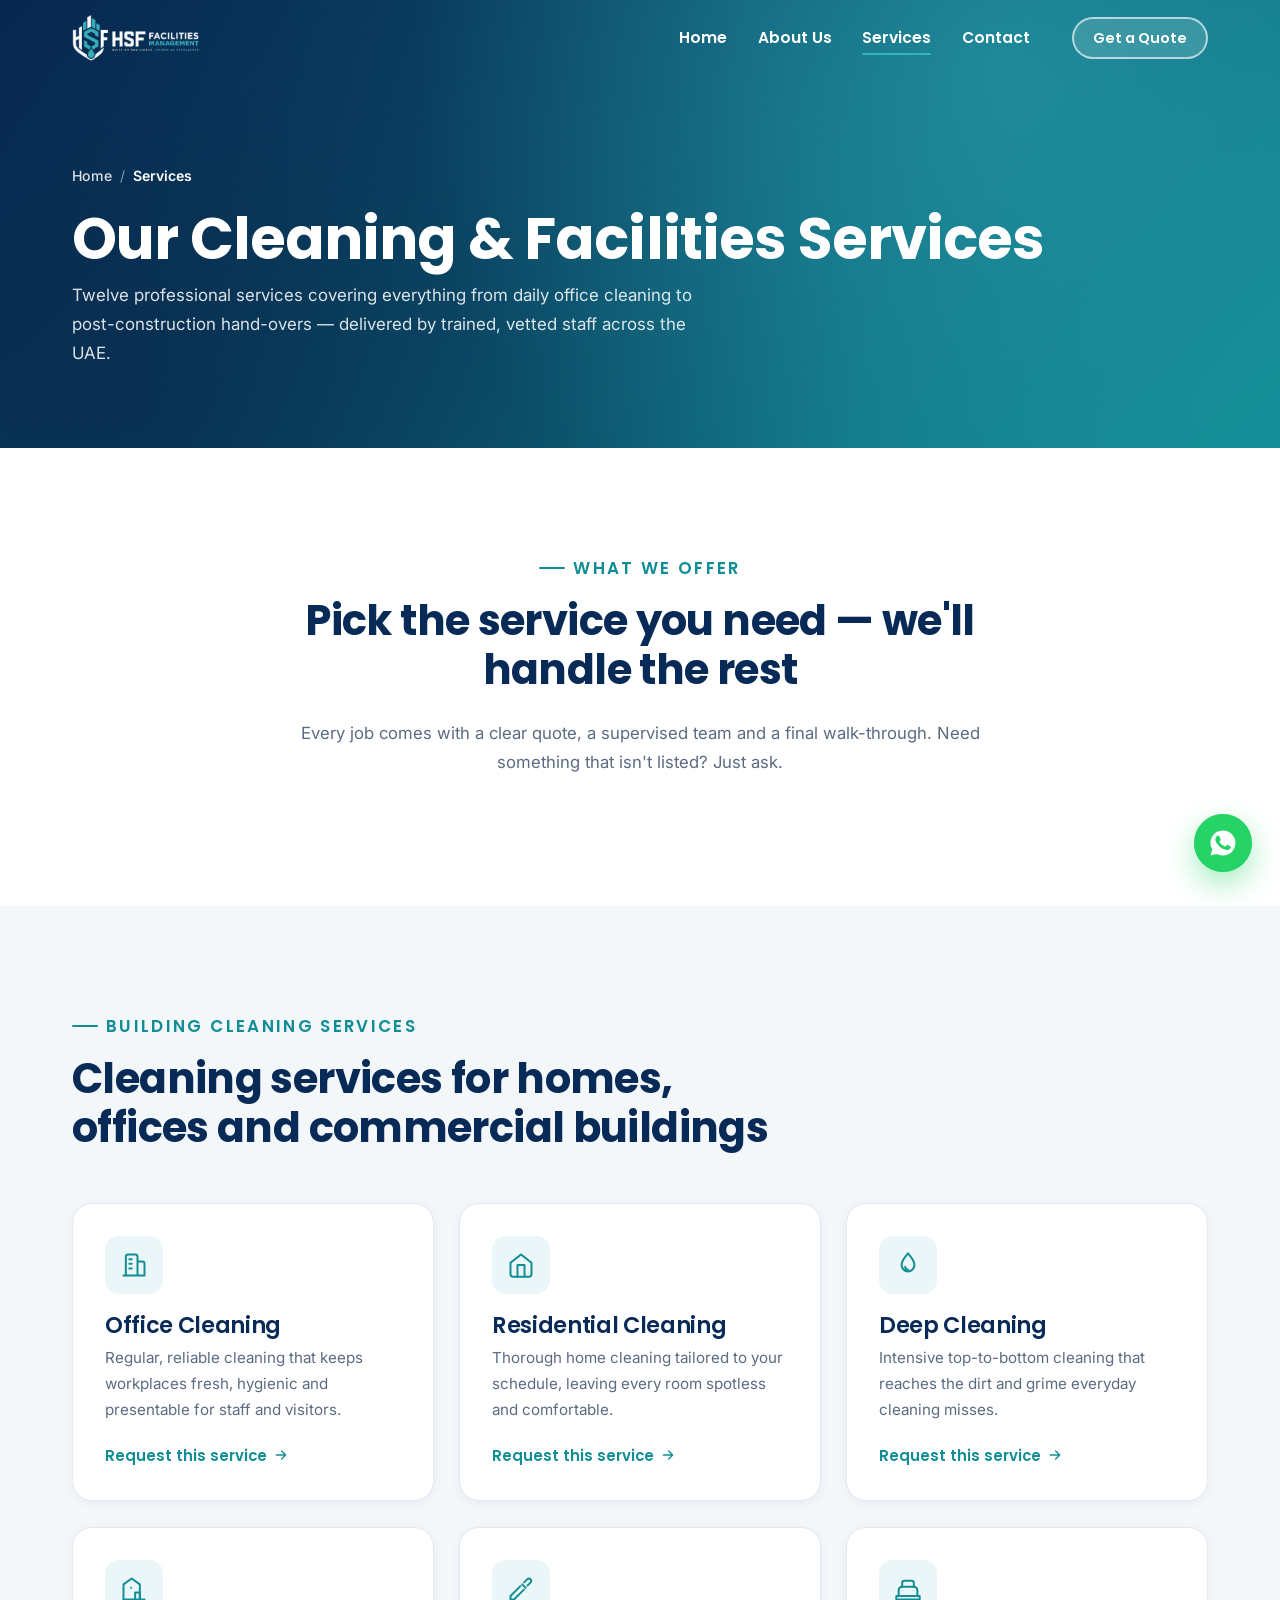
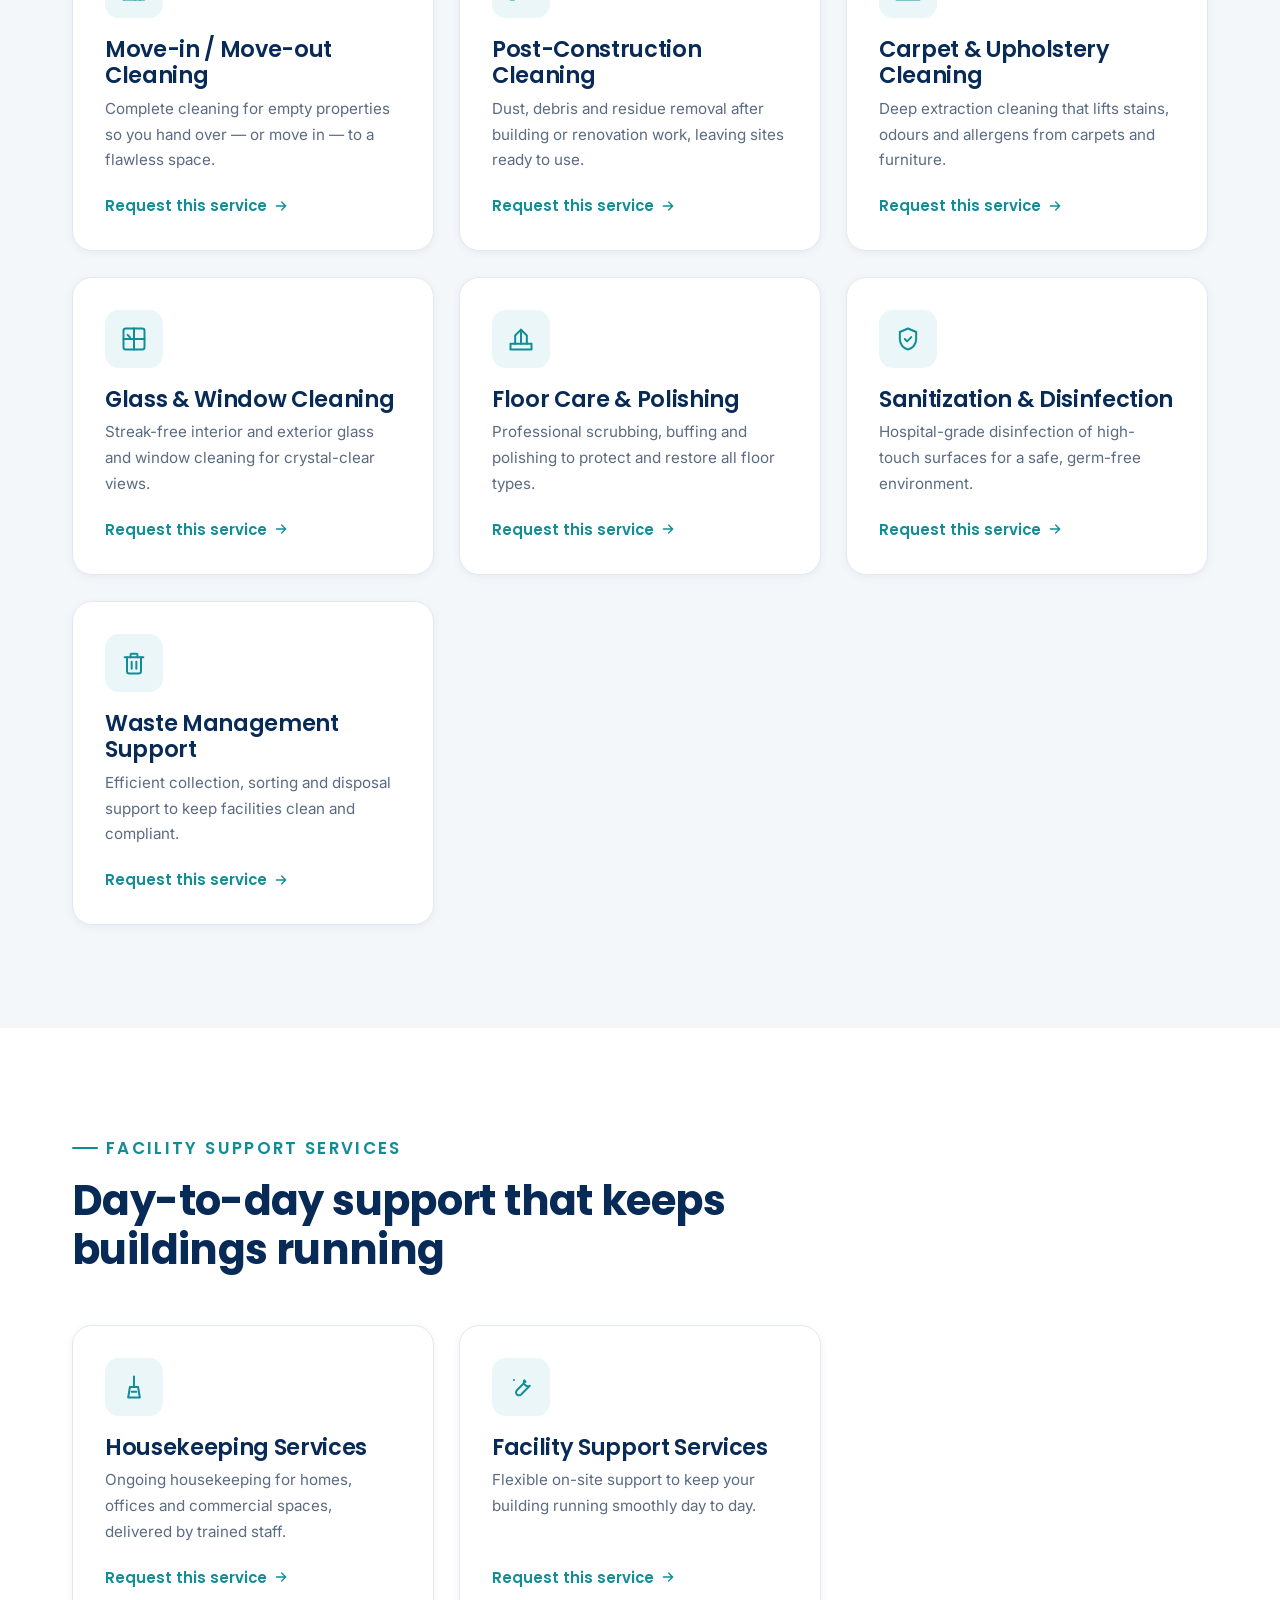
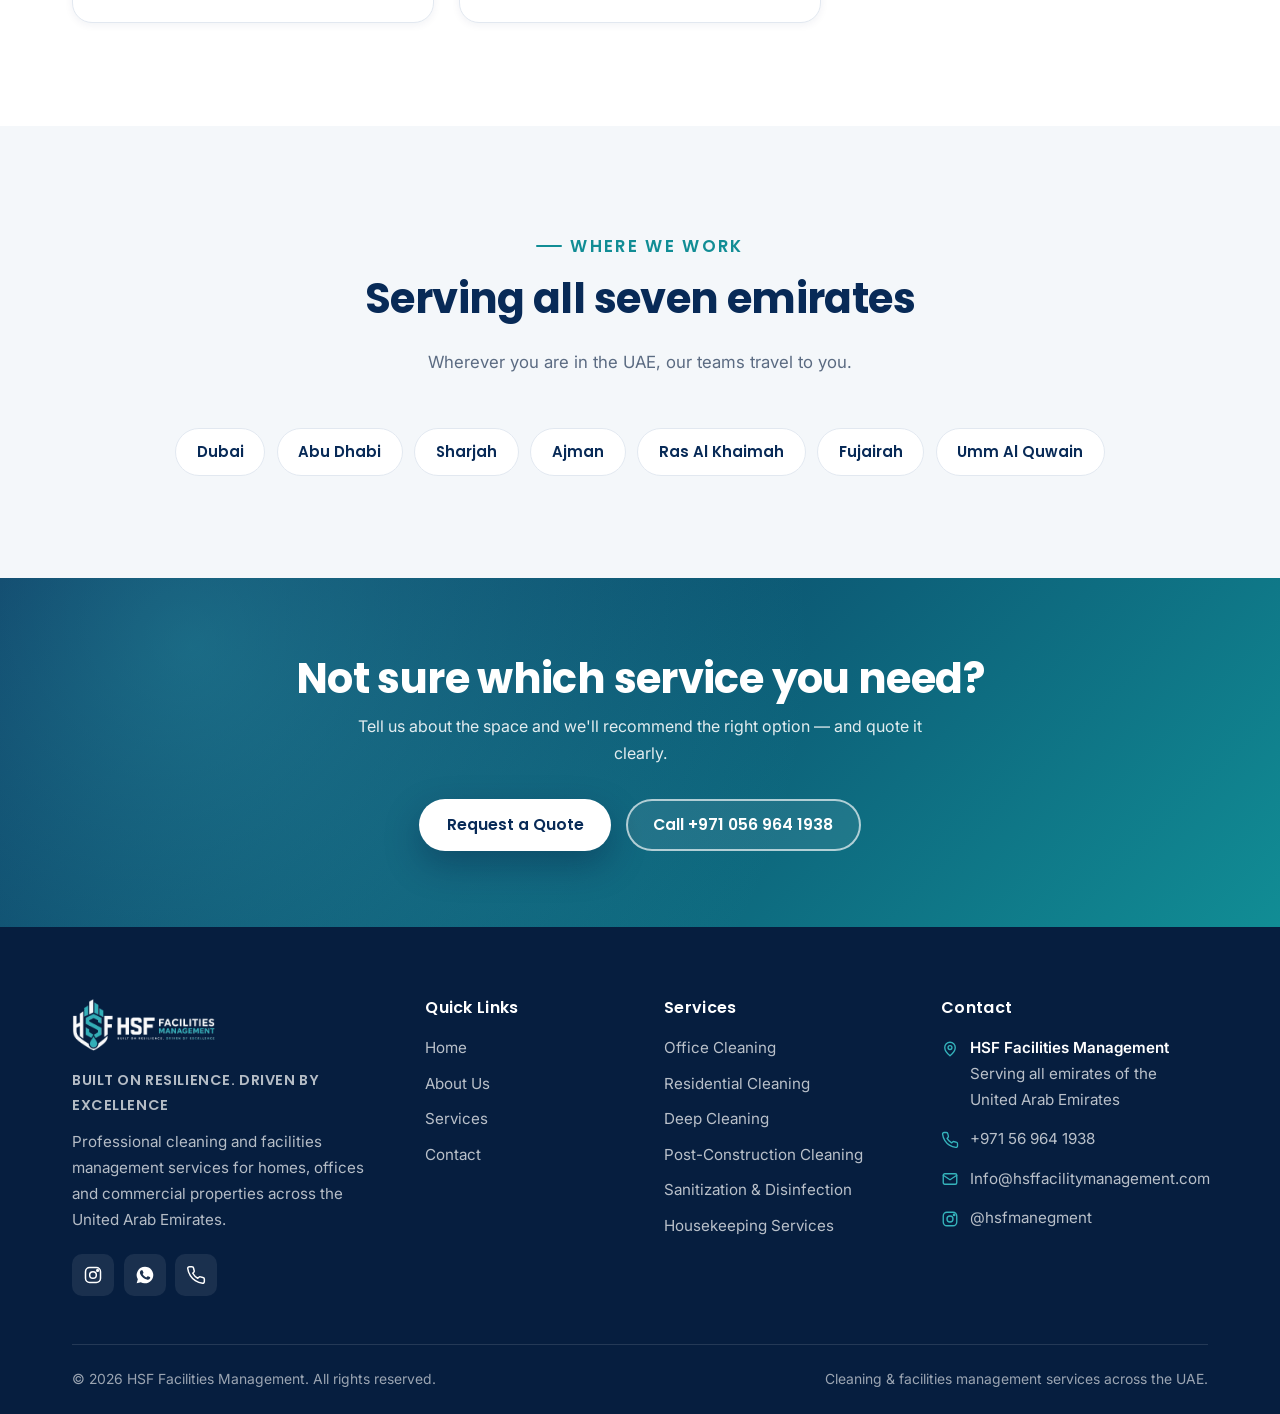
<file: hsf company/services.html>
<!DOCTYPE html>
<html lang="en">
<head>
  <meta charset="utf-8">
  <meta name="viewport" content="width=device-width, initial-scale=1">

  <!-- ===== SEO: primary meta ===== -->
  <title>Cleaning Services UAE | Office, Deep &amp; Facility Care</title>
  <meta name="description" content="Explore HSF cleaning services across the UAE: office and residential cleaning, deep cleaning, move-in/move-out, post-construction, carpet, disinfection and housekeeping.">
  <link rel="canonical" href="https://hsffacilitymanagement.com/services.html">
  <meta name="robots" content="index, follow">
  <meta name="theme-color" content="#082A57">

  <!-- ===== Open Graph / Twitter ===== -->
  <meta property="og:type" content="website">
  <meta property="og:site_name" content="HSF Facilities Management">
  <meta property="og:title" content="Cleaning Services UAE | Office, Deep &amp; Facility Care">
  <meta property="og:description" content="12 professional cleaning and facility support services delivered across every emirate of the UAE by trained, vetted staff.">
  <meta property="og:url" content="https://hsffacilitymanagement.com/services.html">
  <meta property="og:image" content="https://hsffacilitymanagement.com/assets/og-image.jpg">
  <meta property="og:image:width" content="1200">
  <meta property="og:image:height" content="630">
  <meta property="og:locale" content="en_AE">
  <meta name="twitter:card" content="summary_large_image">
  <meta name="twitter:title" content="Cleaning Services UAE | Office, Deep &amp; Facility Care">
  <meta name="twitter:description" content="12 professional cleaning and facility support services delivered across every emirate of the UAE.">
  <meta name="twitter:image" content="https://hsffacilitymanagement.com/assets/og-image.jpg">

  <!-- ===== Icons / manifest ===== -->
  <link rel="icon" href="assets/favicon.ico" sizes="any">
  <link rel="icon" type="image/png" href="assets/favicon.png">
  <link rel="apple-touch-icon" href="assets/apple-touch-icon.png">
  <link rel="manifest" href="site.webmanifest">

  <!-- ===== Fonts ===== -->
  <link rel="preconnect" href="https://fonts.googleapis.com">
  <link rel="preconnect" href="https://fonts.gstatic.com" crossorigin>
  <link href="https://fonts.googleapis.com/css2?family=Inter:wght@400;500;600&family=Poppins:wght@600;700&display=swap" rel="stylesheet">

  <!-- ===== Styles ===== -->
  <link rel="stylesheet" href="css/global.css">
  <link rel="stylesheet" href="css/services.css">

  <!-- ===== Structured data: service catalogue ===== -->
  <script type="application/ld+json">
  {
    "@context": "https://schema.org",
    "@type": "ItemList",
    "name": "Cleaning & Facilities Management Services in the UAE",
    "itemListElement": [
      { "@type": "ListItem", "position": 1,  "item": { "@type": "Service", "name": "Office Cleaning", "serviceType": "Office cleaning", "description": "Regular, reliable cleaning that keeps workplaces fresh, hygienic and presentable for staff and visitors.", "url": "https://hsffacilitymanagement.com/services.html#office-cleaning", "areaServed": { "@type": "Country", "name": "United Arab Emirates" }, "provider": { "@id": "https://hsffacilitymanagement.com/#business" } } },
      { "@type": "ListItem", "position": 2,  "item": { "@type": "Service", "name": "Residential Cleaning", "serviceType": "Residential cleaning", "description": "Thorough home cleaning tailored to your schedule, leaving every room spotless and comfortable.", "url": "https://hsffacilitymanagement.com/services.html#residential-cleaning", "areaServed": { "@type": "Country", "name": "United Arab Emirates" }, "provider": { "@id": "https://hsffacilitymanagement.com/#business" } } },
      { "@type": "ListItem", "position": 3,  "item": { "@type": "Service", "name": "Deep Cleaning", "serviceType": "Deep cleaning", "description": "Intensive top-to-bottom cleaning that reaches the dirt and grime everyday cleaning misses.", "url": "https://hsffacilitymanagement.com/services.html#deep-cleaning", "areaServed": { "@type": "Country", "name": "United Arab Emirates" }, "provider": { "@id": "https://hsffacilitymanagement.com/#business" } } },
      { "@type": "ListItem", "position": 4,  "item": { "@type": "Service", "name": "Move-in / Move-out Cleaning", "serviceType": "Move-in move-out cleaning", "description": "Complete cleaning for empty properties so you hand over — or move in — to a flawless space.", "url": "https://hsffacilitymanagement.com/services.html#move-in-move-out-cleaning", "areaServed": { "@type": "Country", "name": "United Arab Emirates" }, "provider": { "@id": "https://hsffacilitymanagement.com/#business" } } },
      { "@type": "ListItem", "position": 5,  "item": { "@type": "Service", "name": "Post-Construction Cleaning", "serviceType": "Post-construction cleaning", "description": "Dust, debris and residue removal after building or renovation work, leaving sites ready to use.", "url": "https://hsffacilitymanagement.com/services.html#post-construction-cleaning", "areaServed": { "@type": "Country", "name": "United Arab Emirates" }, "provider": { "@id": "https://hsffacilitymanagement.com/#business" } } },
      { "@type": "ListItem", "position": 6,  "item": { "@type": "Service", "name": "Carpet & Upholstery Cleaning", "serviceType": "Carpet and upholstery cleaning", "description": "Deep extraction cleaning that lifts stains, odours and allergens from carpets and furniture.", "url": "https://hsffacilitymanagement.com/services.html#carpet-upholstery-cleaning", "areaServed": { "@type": "Country", "name": "United Arab Emirates" }, "provider": { "@id": "https://hsffacilitymanagement.com/#business" } } },
      { "@type": "ListItem", "position": 7,  "item": { "@type": "Service", "name": "Glass & Window Cleaning", "serviceType": "Glass and window cleaning", "description": "Streak-free interior and exterior glass and window cleaning for crystal-clear views.", "url": "https://hsffacilitymanagement.com/services.html#glass-window-cleaning", "areaServed": { "@type": "Country", "name": "United Arab Emirates" }, "provider": { "@id": "https://hsffacilitymanagement.com/#business" } } },
      { "@type": "ListItem", "position": 8,  "item": { "@type": "Service", "name": "Floor Care & Polishing", "serviceType": "Floor care and polishing", "description": "Professional scrubbing, buffing and polishing to protect and restore all floor types.", "url": "https://hsffacilitymanagement.com/services.html#floor-care-polishing", "areaServed": { "@type": "Country", "name": "United Arab Emirates" }, "provider": { "@id": "https://hsffacilitymanagement.com/#business" } } },
      { "@type": "ListItem", "position": 9,  "item": { "@type": "Service", "name": "Sanitization & Disinfection", "serviceType": "Disinfection services", "description": "Hospital-grade disinfection of high-touch surfaces for a safe, germ-free environment.", "url": "https://hsffacilitymanagement.com/services.html#sanitization-disinfection", "areaServed": { "@type": "Country", "name": "United Arab Emirates" }, "provider": { "@id": "https://hsffacilitymanagement.com/#business" } } },
      { "@type": "ListItem", "position": 10, "item": { "@type": "Service", "name": "Waste Management Support", "serviceType": "Waste management support", "description": "Efficient collection, sorting and disposal support to keep facilities clean and compliant.", "url": "https://hsffacilitymanagement.com/services.html#waste-management-support", "areaServed": { "@type": "Country", "name": "United Arab Emirates" }, "provider": { "@id": "https://hsffacilitymanagement.com/#business" } } },
      { "@type": "ListItem", "position": 11, "item": { "@type": "Service", "name": "Housekeeping Services", "serviceType": "Housekeeping", "description": "Ongoing housekeeping for homes, offices and commercial spaces, delivered by trained staff.", "url": "https://hsffacilitymanagement.com/services.html#housekeeping-services", "areaServed": { "@type": "Country", "name": "United Arab Emirates" }, "provider": { "@id": "https://hsffacilitymanagement.com/#business" } } },
      { "@type": "ListItem", "position": 12, "item": { "@type": "Service", "name": "Facility Support Services", "serviceType": "Facility support", "description": "Flexible on-site support to keep your building running smoothly day to day.", "url": "https://hsffacilitymanagement.com/services.html#facility-support-services", "areaServed": { "@type": "Country", "name": "United Arab Emirates" }, "provider": { "@id": "https://hsffacilitymanagement.com/#business" } } }
    ]
  }
  </script>

  <script type="application/ld+json">
  {
    "@context": "https://schema.org",
    "@type": "BreadcrumbList",
    "itemListElement": [
      { "@type": "ListItem", "position": 1, "name": "Home", "item": "https://hsffacilitymanagement.com/" },
      { "@type": "ListItem", "position": 2, "name": "Services", "item": "https://hsffacilitymanagement.com/services.html" }
    ]
  }
  </script>
</head>

<body>
  <a class="skip-link" href="#main">Skip to main content</a>

  <!-- ================= HEADER ================= -->
  <header class="site-header">
    <div class="container site-header__inner">
      <a class="brand" href="index.html" aria-label="HSF Facilities Management — home">
        <img class="brand__dark" src="assets/hsf-logo.png" alt="HSF Facilities Management logo" width="704" height="256">
        <img class="brand__light" src="assets/hsf-logo-white.png" alt="" aria-hidden="true" width="704" height="256">
      </a>

      <nav class="site-nav" aria-label="Primary">
        <ul class="site-nav__list">
          <li><a class="site-nav__link" href="index.html">Home</a></li>
          <li><a class="site-nav__link" href="about.html">About Us</a></li>
          <li><a class="site-nav__link" href="services.html" aria-current="page">Services</a></li>
          <li><a class="site-nav__link" href="contact.html">Contact</a></li>
        </ul>
      </nav>

      <a class="btn btn--primary btn--sm header-cta" href="contact.html">Get a Quote</a>

      <button class="nav-toggle" type="button" aria-label="Open menu" aria-expanded="false" aria-controls="mobileMenu">
        <span></span><span></span><span></span>
      </button>
    </div>
  </header>

  <!-- ================= MOBILE MENU ================= -->
  <div class="nav-backdrop" aria-hidden="true"></div>
  <aside class="mobile-menu" id="mobileMenu" aria-label="Mobile navigation">
    <div class="mobile-menu__head">
      <img src="assets/hsf-logo.png" alt="HSF Facilities Management logo" width="704" height="256">
      <button class="mobile-menu__close" type="button" aria-label="Close menu">
        <svg viewBox="0 0 24 24" fill="none" stroke="currentColor" stroke-width="2" stroke-linecap="round" aria-hidden="true"><path d="M18 6 6 18M6 6l12 12"/></svg>
      </button>
    </div>
    <nav aria-label="Mobile primary">
      <ul class="mobile-menu__list">
        <li><a href="index.html">Home</a></li>
        <li><a href="about.html">About Us</a></li>
        <li><a href="services.html" aria-current="page">Services</a></li>
        <li><a href="contact.html">Contact</a></li>
      </ul>
    </nav>
    <a class="btn btn--primary btn--block" href="contact.html">Get a Free Quote</a>
    <div class="mobile-menu__contact">
      <a href="tel:+971555968413">+971 55 596 8413</a>
      <a href="mailto:Info@hsffacilitymanagement.com">Info@hsffacilitymanagement.com</a>
      <a href="https://instagram.com/hsfmanegment" target="_blank" rel="noopener">Instagram @hsfmanegment</a>
    </div>
  </aside>

  <main id="main">

    <!-- ================= PAGE BANNER ================= -->
    <section class="page-banner" aria-labelledby="page-title">
      <div class="container">
        <nav class="breadcrumb" aria-label="Breadcrumb">
          <ol>
            <li><a href="index.html">Home</a></li>
            <li><span aria-current="page">Services</span></li>
          </ol>
        </nav>
        <h1 id="page-title" data-reveal>Our Cleaning &amp; Facilities Services</h1>
        <p data-reveal data-reveal-delay="90">
          Twelve professional services covering everything from daily office cleaning to
          post-construction hand-overs — delivered by trained, vetted staff across the UAE.
        </p>
      </div>
    </section>

    <!-- ================= FILTER BAR ================= -->
    <section class="section services-intro" aria-label="Service categories">
      <div class="container">
        <div class="section-head" data-reveal>
          <p class="eyebrow">What we offer</p>
          <h2>Pick the service you need — we'll handle the rest</h2>
          <p>Every job comes with a clear quote, a supervised team and a final walk-through.
            Need something that isn't listed? Just ask.</p>
        </div>

        <!-- Category filter (progressive enhancement — all cards are in the HTML) -->
        <div class="filters" role="group" aria-label="Filter services by category" data-reveal>
          <button class="filter is-active" type="button" data-filter="all">All Services</button>
          <button class="filter" type="button" data-filter="building">Building Cleaning</button>
          <button class="filter" type="button" data-filter="facility">Facility Support</button>
        </div>
        <p class="filters__status" role="status" aria-live="polite" id="filterStatus"></p>
      </div>
    </section>

    <!-- ================= BUILDING CLEANING SERVICES ================= -->
    <section class="section section--soft svc-section" id="building-cleaning" aria-labelledby="building-title" data-group="building">
      <div class="container">
        <div class="section-head section-head--left" data-reveal>
          <p class="eyebrow">Building cleaning services</p>
          <h2 id="building-title">Cleaning services for homes, offices and commercial buildings</h2>
        </div>

        <div class="svc-list">
          <!-- 1 -->
          <article class="card svc-item" id="office-cleaning" data-category="building" data-reveal data-reveal-delay="0">
            <span class="icon-badge">
              <svg viewBox="0 0 24 24" fill="none" stroke="currentColor" stroke-width="1.7" stroke-linecap="round" stroke-linejoin="round" aria-hidden="true"><path d="M3 21h18M5 21V5a2 2 0 0 1 2-2h6a2 2 0 0 1 2 2v16M15 21V9h4a2 2 0 0 1 2 2v10M8 7h2M8 11h2M8 15h2"/></svg>
            </span>
            <h3>Office Cleaning</h3>
            <p>Regular, reliable cleaning that keeps workplaces fresh, hygienic and presentable for
              staff and visitors.</p>
            <a class="link-arrow" href="contact.html?service=Office%20Cleaning">Request this service
              <svg viewBox="0 0 24 24" fill="none" stroke="currentColor" stroke-width="2" stroke-linecap="round" stroke-linejoin="round" aria-hidden="true"><path d="M5 12h14M13 6l6 6-6 6"/></svg>
            </a>
          </article>

          <!-- 2 -->
          <article class="card svc-item" id="residential-cleaning" data-category="building" data-reveal data-reveal-delay="80">
            <span class="icon-badge">
              <svg viewBox="0 0 24 24" fill="none" stroke="currentColor" stroke-width="1.7" stroke-linecap="round" stroke-linejoin="round" aria-hidden="true"><path d="m3 10 9-7 9 7v10a2 2 0 0 1-2 2H5a2 2 0 0 1-2-2z"/><path d="M9 22V12h6v10"/></svg>
            </span>
            <h3>Residential Cleaning</h3>
            <p>Thorough home cleaning tailored to your schedule, leaving every room spotless and
              comfortable.</p>
            <a class="link-arrow" href="contact.html?service=Residential%20Cleaning">Request this service
              <svg viewBox="0 0 24 24" fill="none" stroke="currentColor" stroke-width="2" stroke-linecap="round" stroke-linejoin="round" aria-hidden="true"><path d="M5 12h14M13 6l6 6-6 6"/></svg>
            </a>
          </article>

          <!-- 3 -->
          <article class="card svc-item" id="deep-cleaning" data-category="building" data-reveal data-reveal-delay="160">
            <span class="icon-badge">
              <svg viewBox="0 0 24 24" fill="none" stroke="currentColor" stroke-width="1.7" stroke-linecap="round" stroke-linejoin="round" aria-hidden="true"><path d="M12 2s5.5 6.2 5.5 10a5.5 5.5 0 0 1-11 0C6.5 8.2 12 2 12 2z"/><path d="M9.6 13.4a2.6 2.6 0 0 0 2.6 2.6"/></svg>
            </span>
            <h3>Deep Cleaning</h3>
            <p>Intensive top-to-bottom cleaning that reaches the dirt and grime everyday cleaning
              misses.</p>
            <a class="link-arrow" href="contact.html?service=Deep%20Cleaning">Request this service
              <svg viewBox="0 0 24 24" fill="none" stroke="currentColor" stroke-width="2" stroke-linecap="round" stroke-linejoin="round" aria-hidden="true"><path d="M5 12h14M13 6l6 6-6 6"/></svg>
            </a>
          </article>

          <!-- 4 -->
          <article class="card svc-item" id="move-in-move-out-cleaning" data-category="building" data-reveal data-reveal-delay="0">
            <span class="icon-badge">
              <svg viewBox="0 0 24 24" fill="none" stroke="currentColor" stroke-width="1.7" stroke-linecap="round" stroke-linejoin="round" aria-hidden="true"><path d="M3 21V8l7-5 7 5v13"/><path d="M3 21h18"/><path d="M13 21v-6h4v6"/><path d="M9.5 11h.01"/></svg>
            </span>
            <h3>Move-in / Move-out Cleaning</h3>
            <p>Complete cleaning for empty properties so you hand over — or move in — to a flawless
              space.</p>
            <a class="link-arrow" href="contact.html?service=Move-in%20%2F%20Move-out%20Cleaning">Request this service
              <svg viewBox="0 0 24 24" fill="none" stroke="currentColor" stroke-width="2" stroke-linecap="round" stroke-linejoin="round" aria-hidden="true"><path d="M5 12h14M13 6l6 6-6 6"/></svg>
            </a>
          </article>

          <!-- 5 -->
          <article class="card svc-item" id="post-construction-cleaning" data-category="building" data-reveal data-reveal-delay="80">
            <span class="icon-badge">
              <svg viewBox="0 0 24 24" fill="none" stroke="currentColor" stroke-width="1.7" stroke-linecap="round" stroke-linejoin="round" aria-hidden="true"><path d="M14.7 6.3 17.5 3.5a2 2 0 0 1 2.8 2.8L17.5 9.1"/><path d="m13 8 3 3"/><path d="M11.5 9.5 3 18v3h3l8.5-8.5"/></svg>
            </span>
            <h3>Post-Construction Cleaning</h3>
            <p>Dust, debris and residue removal after building or renovation work, leaving sites
              ready to use.</p>
            <a class="link-arrow" href="contact.html?service=Post-Construction%20Cleaning">Request this service
              <svg viewBox="0 0 24 24" fill="none" stroke="currentColor" stroke-width="2" stroke-linecap="round" stroke-linejoin="round" aria-hidden="true"><path d="M5 12h14M13 6l6 6-6 6"/></svg>
            </a>
          </article>

          <!-- 6 -->
          <article class="card svc-item" id="carpet-upholstery-cleaning" data-category="building" data-reveal data-reveal-delay="160">
            <span class="icon-badge">
              <svg viewBox="0 0 24 24" fill="none" stroke="currentColor" stroke-width="1.7" stroke-linecap="round" stroke-linejoin="round" aria-hidden="true"><path d="M4 18v-5a3 3 0 0 1 3-3h10a3 3 0 0 1 3 3v5"/><path d="M2 18h20v3H2z"/><path d="M7 10V7a2 2 0 0 1 2-2h6a2 2 0 0 1 2 2v3"/></svg>
            </span>
            <h3>Carpet &amp; Upholstery Cleaning</h3>
            <p>Deep extraction cleaning that lifts stains, odours and allergens from carpets and
              furniture.</p>
            <a class="link-arrow" href="contact.html?service=Carpet%20%26%20Upholstery%20Cleaning">Request this service
              <svg viewBox="0 0 24 24" fill="none" stroke="currentColor" stroke-width="2" stroke-linecap="round" stroke-linejoin="round" aria-hidden="true"><path d="M5 12h14M13 6l6 6-6 6"/></svg>
            </a>
          </article>

          <!-- 7 -->
          <article class="card svc-item" id="glass-window-cleaning" data-category="building" data-reveal data-reveal-delay="0">
            <span class="icon-badge">
              <svg viewBox="0 0 24 24" fill="none" stroke="currentColor" stroke-width="1.7" stroke-linecap="round" stroke-linejoin="round" aria-hidden="true"><rect x="3" y="3" width="18" height="18" rx="2"/><path d="M12 3v18M3 12h18"/><path d="m6.5 8.5 2 2"/></svg>
            </span>
            <h3>Glass &amp; Window Cleaning</h3>
            <p>Streak-free interior and exterior glass and window cleaning for crystal-clear views.</p>
            <a class="link-arrow" href="contact.html?service=Glass%20%26%20Window%20Cleaning">Request this service
              <svg viewBox="0 0 24 24" fill="none" stroke="currentColor" stroke-width="2" stroke-linecap="round" stroke-linejoin="round" aria-hidden="true"><path d="M5 12h14M13 6l6 6-6 6"/></svg>
            </a>
          </article>

          <!-- 8 -->
          <article class="card svc-item" id="floor-care-polishing" data-category="building" data-reveal data-reveal-delay="80">
            <span class="icon-badge">
              <svg viewBox="0 0 24 24" fill="none" stroke="currentColor" stroke-width="1.7" stroke-linecap="round" stroke-linejoin="round" aria-hidden="true"><path d="M3 16h18v5H3z"/><path d="M7 16V9l5-5 5 5v7"/><path d="M12 4v12"/></svg>
            </span>
            <h3>Floor Care &amp; Polishing</h3>
            <p>Professional scrubbing, buffing and polishing to protect and restore all floor types.</p>
            <a class="link-arrow" href="contact.html?service=Floor%20Care%20%26%20Polishing">Request this service
              <svg viewBox="0 0 24 24" fill="none" stroke="currentColor" stroke-width="2" stroke-linecap="round" stroke-linejoin="round" aria-hidden="true"><path d="M5 12h14M13 6l6 6-6 6"/></svg>
            </a>
          </article>

          <!-- 9 -->
          <article class="card svc-item" id="sanitization-disinfection" data-category="building" data-reveal data-reveal-delay="160">
            <span class="icon-badge">
              <svg viewBox="0 0 24 24" fill="none" stroke="currentColor" stroke-width="1.7" stroke-linecap="round" stroke-linejoin="round" aria-hidden="true"><path d="M12 3 5 6v6c0 4.4 3 8.3 7 9 4-.7 7-4.6 7-9V6z"/><path d="m9.2 12 2 2 3.6-3.6"/></svg>
            </span>
            <h3>Sanitization &amp; Disinfection</h3>
            <p>Hospital-grade disinfection of high-touch surfaces for a safe, germ-free environment.</p>
            <a class="link-arrow" href="contact.html?service=Sanitization%20%26%20Disinfection">Request this service
              <svg viewBox="0 0 24 24" fill="none" stroke="currentColor" stroke-width="2" stroke-linecap="round" stroke-linejoin="round" aria-hidden="true"><path d="M5 12h14M13 6l6 6-6 6"/></svg>
            </a>
          </article>

          <!-- 10 -->
          <article class="card svc-item" id="waste-management-support" data-category="building" data-reveal data-reveal-delay="0">
            <span class="icon-badge">
              <svg viewBox="0 0 24 24" fill="none" stroke="currentColor" stroke-width="1.7" stroke-linecap="round" stroke-linejoin="round" aria-hidden="true"><path d="M4 7h16"/><path d="M9 7V5a1 1 0 0 1 1-1h4a1 1 0 0 1 1 1v2"/><path d="M6 7v12a2 2 0 0 0 2 2h8a2 2 0 0 0 2-2V7"/><path d="M10 11v6M14 11v6"/></svg>
            </span>
            <h3>Waste Management Support</h3>
            <p>Efficient collection, sorting and disposal support to keep facilities clean and
              compliant.</p>
            <a class="link-arrow" href="contact.html?service=Waste%20Management%20Support">Request this service
              <svg viewBox="0 0 24 24" fill="none" stroke="currentColor" stroke-width="2" stroke-linecap="round" stroke-linejoin="round" aria-hidden="true"><path d="M5 12h14M13 6l6 6-6 6"/></svg>
            </a>
          </article>
        </div>
      </div>
    </section>

    <!-- ================= FACILITY SUPPORT SERVICES ================= -->
    <section class="section svc-section" id="facility-support" aria-labelledby="facility-title" data-group="facility">
      <div class="container">
        <div class="section-head section-head--left" data-reveal>
          <p class="eyebrow">Facility support services</p>
          <h2 id="facility-title">Day-to-day support that keeps buildings running</h2>
        </div>

        <div class="svc-list">
          <!-- 11 -->
          <article class="card svc-item" id="housekeeping-services" data-category="facility" data-reveal data-reveal-delay="0">
            <span class="icon-badge">
              <svg viewBox="0 0 24 24" fill="none" stroke="currentColor" stroke-width="1.7" stroke-linecap="round" stroke-linejoin="round" aria-hidden="true"><path d="M12 3v9"/><path d="M8.5 12h7l1.5 9H7z"/><path d="M10 16h4"/></svg>
            </span>
            <h3>Housekeeping Services</h3>
            <p>Ongoing housekeeping for homes, offices and commercial spaces, delivered by trained
              staff.</p>
            <a class="link-arrow" href="contact.html?service=Housekeeping%20Services">Request this service
              <svg viewBox="0 0 24 24" fill="none" stroke="currentColor" stroke-width="2" stroke-linecap="round" stroke-linejoin="round" aria-hidden="true"><path d="M5 12h14M13 6l6 6-6 6"/></svg>
            </a>
          </article>

          <!-- 12 -->
          <article class="card svc-item" id="facility-support-services" data-category="facility" data-reveal data-reveal-delay="80">
            <span class="icon-badge">
              <svg viewBox="0 0 24 24" fill="none" stroke="currentColor" stroke-width="1.7" stroke-linecap="round" stroke-linejoin="round" aria-hidden="true"><path d="M14.7 6.3a3.6 3.6 0 0 0 4.8 4.7l-7 7a2.6 2.6 0 1 1-3.6-3.6l7-7z"/><path d="M6 6h.01"/></svg>
            </span>
            <h3>Facility Support Services</h3>
            <p>Flexible on-site support to keep your building running smoothly day to day.</p>
            <a class="link-arrow" href="contact.html?service=Facility%20Support%20Services">Request this service
              <svg viewBox="0 0 24 24" fill="none" stroke="currentColor" stroke-width="2" stroke-linecap="round" stroke-linejoin="round" aria-hidden="true"><path d="M5 12h14M13 6l6 6-6 6"/></svg>
            </a>
          </article>
        </div>
      </div>
    </section>

    <!-- ================= COVERAGE STRIP ================= -->
    <section class="section section--soft coverage" aria-labelledby="coverage-title">
      <div class="container">
        <div class="section-head" data-reveal>
          <p class="eyebrow">Where we work</p>
          <h2 id="coverage-title">Serving all seven emirates</h2>
          <p>Wherever you are in the UAE, our teams travel to you.</p>
        </div>
        <ul class="coverage-list" data-reveal>
          <li>Dubai</li>
          <li>Abu Dhabi</li>
          <li>Sharjah</li>
          <li>Ajman</li>
          <li>Ras Al Khaimah</li>
          <li>Fujairah</li>
          <li>Umm Al Quwain</li>
        </ul>
      </div>
    </section>

    <!-- ================= CTA BAND ================= -->
    <section class="cta-band" aria-labelledby="cta-title">
      <div class="container">
        <h2 id="cta-title" data-reveal>Not sure which service you need?</h2>
        <p data-reveal data-reveal-delay="80">
          Tell us about the space and we'll recommend the right option — and quote it clearly.
        </p>
        <div class="cta-band__actions" data-reveal data-reveal-delay="160">
          <a class="btn btn--primary" href="contact.html">Request a Quote</a>
          <a class="btn btn--ghost" href="tel:+9710569641938">Call +971 056 964 1938</a>
        </div>
      </div>
    </section>
  </main>

  <!-- ================= FOOTER ================= -->
  <footer class="site-footer">
    <div class="container">
      <div class="footer-grid">
        <div class="footer-brand">
          <img src="assets/hsf-logo-white.png" alt="HSF Facilities Management logo" width="704" height="256" loading="lazy" decoding="async">
          <p class="footer-slogan">Built on Resilience. Driven by Excellence</p>
          <p>Professional cleaning and facilities management services for homes, offices and
            commercial properties across the United Arab Emirates.</p>
          <div class="footer-social">
            <a href="https://instagram.com/hsfmanegment" target="_blank" rel="noopener" aria-label="HSF Facilities Management on Instagram">
              <svg viewBox="0 0 24 24" fill="none" stroke="currentColor" stroke-width="1.8" stroke-linecap="round" aria-hidden="true"><rect x="3" y="3" width="18" height="18" rx="5"/><circle cx="12" cy="12" r="4"/><circle cx="17.5" cy="6.5" r="1"/></svg>
            </a>
            <a href="https://wa.me/971569641938" target="_blank" rel="noopener" aria-label="Chat with HSF on WhatsApp">
              <svg viewBox="0 0 24 24" fill="currentColor" aria-hidden="true"><path d="M12 2a10 10 0 0 0-8.6 15.1L2 22l5-1.3A10 10 0 1 0 12 2zm5.8 14.2c-.2.7-1.4 1.4-2 1.4-.5 0-1.1.2-3.6-.8-3-1.3-5-4.4-5.1-4.6-.2-.2-1.2-1.6-1.2-3.1s.8-2.2 1.1-2.5c.3-.3.6-.4.8-.4h.6c.2 0 .5 0 .7.5l1 2.3c.1.2.1.4 0 .6l-.4.6-.3.3c-.1.1-.3.3-.1.6.2.3.8 1.3 1.7 2.1 1.2 1 2.2 1.4 2.5 1.5.3.1.4.1.6-.1l.9-1c.2-.2.4-.2.6-.1l2.2 1c.3.2.4.3.4.4.1.2.1.7-.1 1.3z"/></svg>
            </a>
            <a href="tel:+971569641938" aria-label="Call HSF Facilities Management">
              <svg viewBox="0 0 24 24" fill="none" stroke="currentColor" stroke-width="1.8" stroke-linecap="round" stroke-linejoin="round" aria-hidden="true"><path d="M22 16.9v3a2 2 0 0 1-2.2 2 19.8 19.8 0 0 1-8.6-3.1 19.5 19.5 0 0 1-6-6A19.8 19.8 0 0 1 2.1 4.2 2 2 0 0 1 4.1 2h3a2 2 0 0 1 2 1.7c.1 1 .4 1.9.7 2.8a2 2 0 0 1-.5 2.1L8.1 9.9a16 16 0 0 0 6 6l1.3-1.2a2 2 0 0 1 2.1-.5c.9.3 1.8.6 2.8.7a2 2 0 0 1 1.7 2z"/></svg>
            </a>
          </div>
        </div>

        <nav class="footer-nav" aria-label="Footer">
          <h3>Quick Links</h3>
          <ul class="footer-list">
            <li><a href="index.html">Home</a></li>
            <li><a href="about.html">About Us</a></li>
            <li><a href="services.html">Services</a></li>
            <li><a href="contact.html">Contact</a></li>
          </ul>
        </nav>

        <div>
          <h3>Services</h3>
          <ul class="footer-list">
            <li><a href="services.html#office-cleaning">Office Cleaning</a></li>
            <li><a href="services.html#residential-cleaning">Residential Cleaning</a></li>
            <li><a href="services.html#deep-cleaning">Deep Cleaning</a></li>
            <li><a href="services.html#post-construction-cleaning">Post-Construction Cleaning</a></li>
            <li><a href="services.html#sanitization-disinfection">Sanitization &amp; Disinfection</a></li>
            <li><a href="services.html#housekeeping-services">Housekeeping Services</a></li>
          </ul>
        </div>

        <div>
          <h3>Contact</h3>
          <ul class="footer-list footer-contact">
            <li>
              <svg viewBox="0 0 24 24" fill="none" stroke="currentColor" stroke-width="1.8" stroke-linecap="round" stroke-linejoin="round" aria-hidden="true"><path d="M12 21s7-5.6 7-11a7 7 0 1 0-14 0c0 5.4 7 11 7 11z"/><circle cx="12" cy="10" r="2.6"/></svg>
              <span><strong style="color:#fff">HSF Facilities Management</strong><br>Serving all emirates of the United Arab Emirates</span>
            </li>
            <li>
              <svg viewBox="0 0 24 24" fill="none" stroke="currentColor" stroke-width="1.8" stroke-linecap="round" stroke-linejoin="round" aria-hidden="true"><path d="M22 16.9v3a2 2 0 0 1-2.2 2 19.8 19.8 0 0 1-8.6-3.1 19.5 19.5 0 0 1-6-6A19.8 19.8 0 0 1 2.1 4.2 2 2 0 0 1 4.1 2h3a2 2 0 0 1 2 1.7c.1 1 .4 1.9.7 2.8a2 2 0 0 1-.5 2.1L8.1 9.9a16 16 0 0 0 6 6l1.3-1.2a2 2 0 0 1 2.1-.5c.9.3 1.8.6 2.8.7a2 2 0 0 1 1.7 2z"/></svg>
              <a href="tel:+971569641938">+971 56 964 1938</a>
            </li>
            <li>
              <svg viewBox="0 0 24 24" fill="none" stroke="currentColor" stroke-width="1.8" stroke-linecap="round" stroke-linejoin="round" aria-hidden="true"><rect x="3" y="5" width="18" height="14" rx="2"/><path d="m3 7 9 6 9-6"/></svg>
              <a href="mailto:Info@hsffacilitymanagement.com">Info@hsffacilitymanagement.com</a>
            </li>
            <li>
              <svg viewBox="0 0 24 24" fill="none" stroke="currentColor" stroke-width="1.8" stroke-linecap="round" aria-hidden="true"><rect x="3" y="3" width="18" height="18" rx="5"/><circle cx="12" cy="12" r="4"/><circle cx="17.5" cy="6.5" r="1"/></svg>
              <a href="https://instagram.com/hsfmanegment" target="_blank" rel="noopener">@hsfmanegment</a>
            </li>
          </ul>
        </div>
      </div>

      <div class="footer-bottom">
        <p>&copy; <span data-year>2026</span> HSF Facilities Management. All rights reserved.</p>
        <p>Cleaning &amp; facilities management services across the UAE.</p>
      </div>
    </div>
  </footer>

  <!-- ================= FLOATING WHATSAPP ================= -->
  <a class="whatsapp-float" href="https://wa.me/971569641938" target="_blank" rel="noopener" aria-label="Chat with HSF Facilities Management on WhatsApp">
    <svg viewBox="0 0 24 24" fill="currentColor" aria-hidden="true"><path d="M12 2a10 10 0 0 0-8.6 15.1L2 22l5-1.3A10 10 0 1 0 12 2zm5.8 14.2c-.2.7-1.4 1.4-2 1.4-.5 0-1.1.2-3.6-.8-3-1.3-5-4.4-5.1-4.6-.2-.2-1.2-1.6-1.2-3.1s.8-2.2 1.1-2.5c.3-.3.6-.4.8-.4h.6c.2 0 .5 0 .7.5l1 2.3c.1.2.1.4 0 .6l-.4.6-.3.3c-.1.1-.3.3-.1.6.2.3.8 1.3 1.7 2.1 1.2 1 2.2 1.4 2.5 1.5.3.1.4.1.6-.1l.9-1c.2-.2.4-.2.6-.1l2.2 1c.3.2.4.3.4.4.1.2.1.7-.1 1.3z"/></svg>
  </a>

  <script src="js/global.js" defer></script>
  <script src="js/services.js" defer></script>
</body>
</html>
</file>
<file: hsf company/css/global.css>
/* ==========================================================================
   HSF Facilities Management — global.css
   Shared design system: variables, reset, typography, buttons, header,
   mobile menu, footer, floating WhatsApp button, animation helpers.
   Loaded on every page BEFORE the page-specific stylesheet.
   ========================================================================== */

/* --------------------------------------------------------------------------
   1. Design tokens
   -------------------------------------------------------------------------- */
:root {
  /* Brand colours (taken from the HSF logo) */
  --navy: #082a57;
  --navy-900: #061e3f;
  --teal: #118d95;
  --teal-300: #35b4bc;
  --ink: #0e1726;
  --muted: #5b6b82;
  --bg: #ffffff;
  --bg-soft: #f4f7fa;
  --line: #e2e8f0;
  --white: #ffffff;
  --gradient: linear-gradient(135deg, var(--navy) 0%, var(--teal) 100%);

  /* Support tokens */
  --teal-050: #eaf6f7;
  --navy-050: #eef2f8;

  /* Typography */
  --font-head: "Poppins", "Segoe UI", system-ui, -apple-system, sans-serif;
  --font-body: "Inter", "Segoe UI", system-ui, -apple-system, sans-serif;

  /* Radii */
  --r-sm: 10px;
  --r: 14px;
  --r-lg: 20px;
  --r-pill: 999px;

  /* Shadows */
  --shadow-sm: 0 2px 8px rgba(8, 42, 87, 0.06);
  --shadow: 0 10px 30px rgba(8, 42, 87, 0.08);
  --shadow-lg: 0 22px 50px rgba(8, 42, 87, 0.16);
  --shadow-teal: 0 14px 34px rgba(17, 141, 149, 0.28);

  /* Layout */
  --container: 1200px;
  --gutter: clamp(1rem, 4vw, 2rem);
  --section-y: clamp(3.5rem, 8vw, 6.5rem);
  --header-h: 76px;

  /* Motion */
  --ease: cubic-bezier(0.22, 1, 0.36, 1);
  --t-fast: 0.2s var(--ease);
  --t: 0.35s var(--ease);
}

/* --------------------------------------------------------------------------
   2. Reset / base
   -------------------------------------------------------------------------- */
*,
*::before,
*::after {
  box-sizing: border-box;
}

html {
  -webkit-text-size-adjust: 100%;
  scroll-behavior: smooth;
  scroll-padding-top: calc(var(--header-h) + 12px);
}

body {
  margin: 0;
  background: var(--bg);
  color: var(--ink);
  font-family: var(--font-body);
  font-size: 1rem;
  line-height: 1.7;
  font-weight: 400;
  -webkit-font-smoothing: antialiased;
  overflow-x: hidden;
}

body.no-scroll {
  overflow: hidden;
}

img,
video,
svg {
  max-width: 100%;
  display: block;
}

img {
  height: auto;
}

a {
  color: var(--teal);
  text-decoration: none;
  transition: color var(--t-fast);
}

a:hover {
  color: var(--navy);
}

ul,
ol {
  margin: 0;
  padding: 0;
  list-style: none;
}

h1,
h2,
h3,
h4 {
  font-family: var(--font-head);
  color: var(--navy);
  line-height: 1.18;
  margin: 0 0 0.6em;
  font-weight: 700;
  letter-spacing: -0.015em;
}

h1 {
  font-size: clamp(2.1rem, 5.4vw, 3.6rem);
}

h2 {
  font-size: clamp(1.7rem, 3.6vw, 2.6rem);
}

h3 {
  font-size: clamp(1.15rem, 1.9vw, 1.4rem);
  font-weight: 600;
}

p {
  margin: 0 0 1.1rem;
  color: var(--muted);
}

p:last-child {
  margin-bottom: 0;
}

strong {
  color: var(--ink);
  font-weight: 600;
}

/* Visible, consistent focus ring for keyboard users */
:focus-visible {
  outline: 3px solid var(--teal-300);
  outline-offset: 3px;
  border-radius: 4px;
}

/* --------------------------------------------------------------------------
   3. Layout helpers
   -------------------------------------------------------------------------- */
.container {
  width: 100%;
  max-width: var(--container);
  margin-inline: auto;
  padding-inline: var(--gutter);
}

.section {
  padding-block: var(--section-y);
}

.section--soft {
  background: var(--bg-soft);
}

.section-head {
  max-width: 46rem;
  margin: 0 auto clamp(2rem, 4vw, 3.25rem);
  text-align: center;
}

.section-head p {
  font-size: 1.05rem;
}

.section-head--left {
  margin-inline: 0;
  text-align: left;
}

.eyebrow {
  display: inline-flex;
  align-items: center;
  gap: 0.5rem;
  font-family: var(--font-head);
  font-size: 0.78rem;
  font-weight: 600;
  letter-spacing: 0.14em;
  text-transform: uppercase;
  color: var(--teal);
  margin-bottom: 0.85rem;
}

.eyebrow::before {
  content: "";
  width: 26px;
  height: 2px;
  border-radius: 2px;
  background: var(--teal);
}

.sr-only {
  position: absolute;
  width: 1px;
  height: 1px;
  padding: 0;
  margin: -1px;
  overflow: hidden;
  clip: rect(0 0 0 0);
  white-space: nowrap;
  border: 0;
}

.skip-link {
  position: absolute;
  left: 1rem;
  top: -100px;
  z-index: 200;
  background: var(--navy);
  color: var(--white);
  padding: 0.7rem 1.1rem;
  border-radius: var(--r-sm);
  font-weight: 600;
  transition: top var(--t-fast);
}

.skip-link:focus {
  top: 1rem;
  color: var(--white);
}

/* Decorative water-drop motif borrowed from the logo */
.drop-motif {
  position: absolute;
  inset-inline-end: -60px;
  inset-block-start: -60px;
  width: 220px;
  height: 220px;
  border-radius: 60% 60% 55% 55% / 70% 70% 45% 45%;
  background: radial-gradient(circle at 35% 30%, rgba(53, 180, 188, 0.22), rgba(8, 42, 87, 0.05));
  filter: blur(2px);
  pointer-events: none;
  z-index: 0;
}

/* --------------------------------------------------------------------------
   4. Buttons
   -------------------------------------------------------------------------- */
.btn {
  --btn-bg: var(--teal);
  --btn-fg: var(--white);
  display: inline-flex;
  align-items: center;
  justify-content: center;
  gap: 0.55rem;
  font-family: var(--font-head);
  font-size: 0.98rem;
  font-weight: 600;
  line-height: 1;
  padding: 1rem 1.6rem;
  border: 2px solid transparent;
  border-radius: var(--r-pill);
  background: var(--btn-bg);
  color: var(--btn-fg);
  cursor: pointer;
  text-align: center;
  transition: transform var(--t-fast), box-shadow var(--t-fast),
    background-color var(--t-fast), color var(--t-fast), border-color var(--t-fast);
}

.btn svg {
  width: 18px;
  height: 18px;
  flex: none;
}

.btn--primary {
  box-shadow: var(--shadow-teal);
}

.btn--primary:hover,
.btn--primary:focus-visible {
  background: #0d757c;
  color: var(--white);
  transform: translateY(-3px);
  box-shadow: 0 18px 40px rgba(17, 141, 149, 0.38);
}

.btn--outline {
  background: transparent;
  color: var(--navy);
  border-color: var(--navy);
}

.btn--outline:hover,
.btn--outline:focus-visible {
  background: var(--navy);
  color: var(--white);
  transform: translateY(-3px);
  box-shadow: var(--shadow);
}

/* Outline button placed on dark imagery / navy panels */
.btn--ghost {
  background: rgba(255, 255, 255, 0.08);
  color: var(--white);
  border-color: rgba(255, 255, 255, 0.65);
  backdrop-filter: blur(6px);
}

.btn--ghost:hover,
.btn--ghost:focus-visible {
  background: var(--white);
  color: var(--navy);
  border-color: var(--white);
  transform: translateY(-3px);
}

.btn--sm {
  padding: 0.75rem 1.2rem;
  font-size: 0.9rem;
}

.btn--block {
  width: 100%;
}

/* Text link with an arrow that slides on hover */
.link-arrow {
  display: inline-flex;
  align-items: center;
  gap: 0.4rem;
  font-family: var(--font-head);
  font-weight: 600;
  font-size: 0.93rem;
  color: var(--teal);
}

.link-arrow svg {
  width: 16px;
  height: 16px;
  transition: transform var(--t-fast);
}

.link-arrow:hover svg,
.link-arrow:focus-visible svg {
  transform: translateX(4px);
}

/* --------------------------------------------------------------------------
   5. Site header + navigation
   -------------------------------------------------------------------------- */
.site-header {
  position: fixed;
  inset-inline: 0;
  top: 0;
  z-index: 100;
  background: transparent;
  transition: background-color var(--t), box-shadow var(--t), padding var(--t);
}

.site-header__inner {
  display: flex;
  align-items: center;
  gap: 1rem;
  min-height: var(--header-h);
}

/* Logo: two stacked images — white knockout on transparent header,
   full-colour once the header turns solid. */
.brand {
  position: relative;
  display: block;
  flex: none;
  line-height: 0;
}

.brand img {
  width: auto;
  height: 46px;
  transition: opacity var(--t), height var(--t);
}

.brand__light {
  position: absolute;
  left: 0;
  top: 0;
  opacity: 0;
}

.site-header.is-scrolled .brand__light,
.site-header.is-solid .brand__light {
  opacity: 0;
}

.site-header.is-scrolled .brand__dark,
.site-header.is-solid .brand__dark {
  opacity: 1;
}

/* Transparent state (over the hero / page banner) */
.site-header:not(.is-scrolled) .brand__light {
  opacity: 1;
}

.site-header:not(.is-scrolled) .brand__dark {
  opacity: 0;
}

/* Scrolled state */
.site-header.is-scrolled {
  background: rgba(255, 255, 255, 0.94);
  backdrop-filter: saturate(180%) blur(12px);
  box-shadow: 0 6px 24px rgba(8, 42, 87, 0.1);
}

.site-header.is-scrolled .brand img {
  height: 40px;
}

.site-nav {
  margin-inline-start: auto;
}

.site-nav__list {
  display: flex;
  align-items: center;
  gap: clamp(1rem, 2.4vw, 2.1rem);
}

.site-nav__link {
  position: relative;
  font-family: var(--font-head);
  font-size: 0.97rem;
  font-weight: 600;
  color: var(--white);
  padding-block: 0.4rem;
  transition: color var(--t-fast);
}

.site-nav__link::after {
  content: "";
  position: absolute;
  left: 0;
  bottom: 0;
  height: 2px;
  width: 100%;
  border-radius: 2px;
  background: var(--teal-300);
  transform: scaleX(0);
  transform-origin: right;
  transition: transform var(--t);
}

.site-nav__link:hover::after,
.site-nav__link:focus-visible::after,
.site-nav__link[aria-current="page"]::after {
  transform: scaleX(1);
  transform-origin: left;
}

.site-header.is-scrolled .site-nav__link {
  color: var(--navy);
}

.site-header.is-scrolled .site-nav__link:hover,
.site-header.is-scrolled .site-nav__link[aria-current="page"] {
  color: var(--teal);
}

.header-cta {
  flex: none;
  margin-inline-start: clamp(0.75rem, 2vw, 1.75rem);
}

/* Over the hero / banner the teal fill can blend into the gradient,
   so the CTA switches to a glass outline until the header turns solid. */
.site-header:not(.is-scrolled) .header-cta {
  background: rgba(255, 255, 255, 0.14);
  border-color: rgba(255, 255, 255, 0.62);
  color: var(--white);
  box-shadow: none;
  backdrop-filter: blur(6px);
}

.site-header:not(.is-scrolled) .header-cta:hover,
.site-header:not(.is-scrolled) .header-cta:focus-visible {
  background: var(--white);
  border-color: var(--white);
  color: var(--navy);
}

/* Hamburger */
.nav-toggle {
  display: none;
  flex: none;
  margin-inline-start: auto;
  width: 46px;
  height: 46px;
  padding: 0;
  border: 0;
  border-radius: var(--r-sm);
  background: rgba(255, 255, 255, 0.14);
  cursor: pointer;
  position: relative;
}

.site-header.is-scrolled .nav-toggle {
  background: var(--navy-050);
}

.nav-toggle span {
  position: absolute;
  left: 50%;
  width: 22px;
  height: 2px;
  border-radius: 2px;
  background: var(--white);
  transform: translateX(-50%);
  transition: transform var(--t), opacity var(--t-fast), background-color var(--t-fast);
}

.site-header.is-scrolled .nav-toggle span {
  background: var(--navy);
}

.nav-toggle span:nth-child(1) {
  top: 16px;
}

.nav-toggle span:nth-child(2) {
  top: 22px;
}

.nav-toggle span:nth-child(3) {
  top: 28px;
}

.nav-toggle[aria-expanded="true"] span {
  background: var(--navy);
}

.nav-toggle[aria-expanded="true"] span:nth-child(1) {
  transform: translateX(-50%) translateY(6px) rotate(45deg);
}

.nav-toggle[aria-expanded="true"] span:nth-child(2) {
  opacity: 0;
}

.nav-toggle[aria-expanded="true"] span:nth-child(3) {
  transform: translateX(-50%) translateY(-6px) rotate(-45deg);
}

/* Slide-in mobile menu */
.mobile-menu {
  position: fixed;
  inset: 0 0 0 auto;
  width: min(340px, 86vw);
  z-index: 110;
  background: var(--white);
  box-shadow: -20px 0 60px rgba(8, 42, 87, 0.22);
  padding: 1.4rem var(--gutter) 2rem;
  transform: translateX(105%);
  transition: transform 0.4s var(--ease);
  display: flex;
  flex-direction: column;
  gap: 1.25rem;
  overflow-y: auto;
  visibility: hidden;
}

.mobile-menu.is-open {
  transform: translateX(0);
  visibility: visible;
}

.mobile-menu__head {
  display: flex;
  align-items: center;
  justify-content: space-between;
  gap: 1rem;
  padding-bottom: 1rem;
  border-bottom: 1px solid var(--line);
}

.mobile-menu__head img {
  height: 40px;
  width: auto;
}

.mobile-menu__close {
  width: 42px;
  height: 42px;
  border: 1px solid var(--line);
  border-radius: var(--r-sm);
  background: var(--white);
  color: var(--navy);
  cursor: pointer;
  display: grid;
  place-items: center;
  transition: background-color var(--t-fast), color var(--t-fast);
}

.mobile-menu__close:hover {
  background: var(--navy);
  color: var(--white);
}

.mobile-menu__close svg {
  width: 20px;
  height: 20px;
}

.mobile-menu__list {
  display: flex;
  flex-direction: column;
  gap: 0.25rem;
}

.mobile-menu__list a {
  display: block;
  font-family: var(--font-head);
  font-weight: 600;
  font-size: 1.08rem;
  color: var(--navy);
  padding: 0.85rem 0.75rem;
  border-radius: var(--r-sm);
  transition: background-color var(--t-fast), color var(--t-fast),
    transform var(--t-fast);
}

.mobile-menu__list a:hover,
.mobile-menu__list a[aria-current="page"] {
  background: var(--teal-050);
  color: var(--teal);
  transform: translateX(4px);
}

.mobile-menu__contact {
  margin-top: auto;
  padding-top: 1.25rem;
  border-top: 1px solid var(--line);
  display: grid;
  gap: 0.6rem;
  font-size: 0.95rem;
}

.mobile-menu__contact a {
  color: var(--muted);
  font-weight: 500;
}

.mobile-menu__contact a:hover {
  color: var(--teal);
}

.nav-backdrop {
  position: fixed;
  inset: 0;
  z-index: 105;
  background: rgba(6, 30, 63, 0.55);
  backdrop-filter: blur(2px);
  opacity: 0;
  visibility: hidden;
  transition: opacity var(--t), visibility var(--t);
}

.nav-backdrop.is-open {
  opacity: 1;
  visibility: visible;
}

@media (max-width: 900px) {
  .site-nav,
  .header-cta {
    display: none;
  }

  .nav-toggle {
    display: block;
  }
}

/* --------------------------------------------------------------------------
   6. Shared page banner (inner pages)
   -------------------------------------------------------------------------- */
.page-banner {
  position: relative;
  overflow: hidden;
  padding-top: calc(var(--header-h) + clamp(3rem, 8vw, 5.5rem));
  padding-bottom: clamp(3rem, 7vw, 5rem);
  background: var(--gradient);
  color: var(--white);
  isolation: isolate;
}

.page-banner::after {
  content: "";
  position: absolute;
  inset: 0;
  z-index: -1;
  background: radial-gradient(circle at 78% 15%, rgba(53, 180, 188, 0.45), transparent 55%),
    radial-gradient(circle at 10% 90%, rgba(6, 30, 63, 0.6), transparent 60%);
}

.page-banner h1 {
  color: var(--white);
  margin-bottom: 0.5rem;
}

.page-banner p {
  color: rgba(255, 255, 255, 0.86);
  max-width: 40rem;
  font-size: 1.06rem;
}

.breadcrumb {
  margin-bottom: 1.1rem;
  font-size: 0.88rem;
  color: rgba(255, 255, 255, 0.8);
}

.breadcrumb ol {
  display: flex;
  flex-wrap: wrap;
  align-items: center;
  gap: 0.5rem;
}

.breadcrumb a {
  color: rgba(255, 255, 255, 0.86);
  font-weight: 500;
}

.breadcrumb a:hover {
  color: var(--white);
  text-decoration: underline;
}

.breadcrumb li + li::before {
  content: "/";
  margin-inline-end: 0.5rem;
  color: rgba(255, 255, 255, 0.5);
}

.breadcrumb [aria-current="page"] {
  color: var(--white);
  font-weight: 600;
}

/* --------------------------------------------------------------------------
   7. Shared CTA band
   -------------------------------------------------------------------------- */
.cta-band {
  position: relative;
  overflow: hidden;
  background: var(--gradient);
  color: var(--white);
  padding-block: clamp(3rem, 7vw, 4.75rem);
  text-align: center;
}

.cta-band::before {
  content: "";
  position: absolute;
  inset: 0;
  background: radial-gradient(circle at 15% 20%, rgba(53, 180, 188, 0.4), transparent 55%);
}

.cta-band .container {
  position: relative;
}

.cta-band h2 {
  color: var(--white);
  margin-bottom: 0.6rem;
}

.cta-band p {
  color: rgba(255, 255, 255, 0.88);
  max-width: 38rem;
  margin-inline: auto;
  margin-bottom: 2rem;
}

.cta-band__actions {
  display: flex;
  flex-wrap: wrap;
  gap: 0.9rem;
  justify-content: center;
}

.cta-band .btn--primary {
  background: var(--white);
  color: var(--navy);
  box-shadow: 0 14px 34px rgba(6, 30, 63, 0.35);
}

.cta-band .btn--primary:hover {
  background: var(--bg-soft);
  color: var(--navy);
}

/* --------------------------------------------------------------------------
   8. Footer
   -------------------------------------------------------------------------- */
.site-footer {
  background: var(--navy-900);
  color: rgba(255, 255, 255, 0.72);
  padding-top: clamp(3rem, 6vw, 4.5rem);
  font-size: 0.95rem;
}

.site-footer h3 {
  color: var(--white);
  font-size: 1rem;
  letter-spacing: 0.02em;
  margin-bottom: 1.1rem;
}

.site-footer a {
  color: rgba(255, 255, 255, 0.72);
}

.site-footer a:hover {
  color: var(--teal-300);
}

.footer-grid {
  display: grid;
  gap: clamp(2rem, 4vw, 3rem);
  grid-template-columns: 1fr;
  padding-bottom: clamp(2rem, 5vw, 3rem);
}

.footer-brand img {
  height: 52px;
  width: auto;
  margin-bottom: 1.1rem;
}

.footer-brand p {
  color: rgba(255, 255, 255, 0.7);
  max-width: 32ch;
}

.footer-slogan {
  font-family: var(--font-head);
  font-weight: 600;
  color: var(--teal-300);
  letter-spacing: 0.04em;
  font-size: 0.9rem;
  text-transform: uppercase;
  margin-bottom: 0.75rem;
}

.footer-list li + li {
  margin-top: 0.6rem;
}

.footer-contact li {
  display: flex;
  gap: 0.7rem;
  align-items: flex-start;
}

.footer-contact li + li {
  margin-top: 0.85rem;
}

.footer-contact svg {
  width: 18px;
  height: 18px;
  flex: none;
  margin-top: 0.28rem;
  color: var(--teal-300);
}

.footer-social {
  display: flex;
  gap: 0.6rem;
  margin-top: 1.35rem;
}

.footer-social a {
  width: 42px;
  height: 42px;
  display: grid;
  place-items: center;
  border-radius: var(--r-sm);
  background: rgba(255, 255, 255, 0.08);
  color: var(--white);
  transition: background-color var(--t-fast), transform var(--t-fast);
}

.footer-social a:hover {
  background: var(--teal);
  color: var(--white);
  transform: translateY(-3px);
}

.footer-social svg {
  width: 20px;
  height: 20px;
}

.footer-bottom {
  border-top: 1px solid rgba(255, 255, 255, 0.12);
  padding-block: 1.4rem;
  display: flex;
  flex-wrap: wrap;
  gap: 0.6rem 1.5rem;
  justify-content: space-between;
  align-items: center;
  font-size: 0.87rem;
  color: rgba(255, 255, 255, 0.6);
}

.footer-bottom p {
  color: inherit;
  margin: 0;
}

@media (min-width: 640px) {
  .footer-grid {
    grid-template-columns: repeat(2, 1fr);
  }
}

@media (min-width: 992px) {
  .footer-grid {
    grid-template-columns: 1.6fr 1fr 1.2fr 1.4fr;
  }
}

/* --------------------------------------------------------------------------
   9. Floating WhatsApp button
   -------------------------------------------------------------------------- */
.whatsapp-float {
  position: fixed;
  right: clamp(1rem, 3vw, 1.75rem);
  bottom: clamp(1rem, 3vw, 1.75rem);
  z-index: 95;
  width: 58px;
  height: 58px;
  border-radius: 50%;
  display: grid;
  place-items: center;
  background: #25d366;
  color: var(--white);
  box-shadow: 0 12px 30px rgba(37, 211, 102, 0.42);
  transition: transform var(--t-fast), box-shadow var(--t-fast);
}

.whatsapp-float::after {
  content: "";
  position: absolute;
  inset: 0;
  border-radius: 50%;
  border: 2px solid rgba(37, 211, 102, 0.6);
  animation: wa-pulse 2.6s var(--ease) infinite;
}

.whatsapp-float:hover {
  transform: scale(1.08);
  color: var(--white);
  box-shadow: 0 16px 38px rgba(37, 211, 102, 0.55);
}

.whatsapp-float svg {
  width: 30px;
  height: 30px;
}

@keyframes wa-pulse {
  0% {
    transform: scale(1);
    opacity: 0.85;
  }
  70% {
    transform: scale(1.45);
    opacity: 0;
  }
  100% {
    opacity: 0;
  }
}

/* --------------------------------------------------------------------------
   10. Shared card + icon styles
   -------------------------------------------------------------------------- */
.card {
  position: relative;
  background: var(--white);
  border: 1px solid var(--line);
  border-radius: var(--r-lg);
  padding: clamp(1.4rem, 2.6vw, 2rem);
  box-shadow: var(--shadow-sm);
  transition: transform var(--t), box-shadow var(--t), border-color var(--t);
}

.card:hover {
  transform: translateY(-8px);
  border-color: rgba(17, 141, 149, 0.35);
  box-shadow: var(--shadow-lg);
}

.icon-badge {
  width: 58px;
  height: 58px;
  border-radius: var(--r);
  display: grid;
  place-items: center;
  background: var(--teal-050);
  color: var(--teal);
  margin-bottom: 1.1rem;
  transition: background-color var(--t), color var(--t), transform var(--t);
}

.icon-badge svg {
  width: 28px;
  height: 28px;
}

.card:hover .icon-badge {
  background: var(--teal);
  color: var(--white);
  transform: scale(1.06) rotate(-4deg);
}

/* Media placeholder — shown until the client drops a real photo in /assets */
.media-ph {
  position: relative;
  overflow: hidden;
  border-radius: var(--r-lg);
  background: linear-gradient(135deg, var(--navy) 0%, var(--teal) 100%);
  aspect-ratio: 4 / 3;
  display: grid;
  place-items: center;
  color: rgba(255, 255, 255, 0.85);
  font-family: var(--font-head);
  font-size: 0.85rem;
  letter-spacing: 0.08em;
  text-transform: uppercase;
  box-shadow: var(--shadow);
}

.media-ph::after {
  content: "";
  position: absolute;
  inset: 0;
  background: radial-gradient(circle at 30% 25%, rgba(255, 255, 255, 0.22), transparent 55%);
}

.media-ph img {
  position: absolute;
  inset: 0;
  width: 100%;
  height: 100%;
  object-fit: cover;
  object-position: center;
}

/* Once a real photo is in place, drop the placeholder gradient + sheen */
.media-ph:has(img) {
  background: var(--white);
}

.media-ph:has(img)::after {
  content: none;
}

/* --------------------------------------------------------------------------
   11. Stats (used on Home + About)
   -------------------------------------------------------------------------- */
.stats {
  display: grid;
  grid-template-columns: repeat(2, 1fr);
  gap: 1px;
  background: var(--line);
  border-radius: var(--r-lg);
  overflow: hidden;
  border: 1px solid var(--line);
}

.stat {
  background: var(--white);
  padding: clamp(1.4rem, 3vw, 2.2rem) 1rem;
  text-align: center;
}

.stat__num {
  font-family: var(--font-head);
  font-weight: 700;
  font-size: clamp(2rem, 4.4vw, 2.9rem);
  line-height: 1;
  color: var(--navy);
  display: block;
  margin-bottom: 0.45rem;
}

.stat__num .suffix {
  color: var(--teal);
}

.stat__label {
  font-size: 0.9rem;
  color: var(--muted);
  font-weight: 500;
  margin: 0;
}

@media (min-width: 768px) {
  .stats {
    grid-template-columns: repeat(4, 1fr);
  }
}

/* --------------------------------------------------------------------------
   12. Scroll-reveal animation helper (see global.js)
   -------------------------------------------------------------------------- */
[data-reveal] {
  opacity: 0;
  transform: translateY(26px);
  transition: opacity 0.7s var(--ease), transform 0.7s var(--ease);
  transition-delay: var(--reveal-delay, 0ms);
  will-change: opacity, transform;
}

[data-reveal="left"] {
  transform: translateX(-30px);
}

[data-reveal="right"] {
  transform: translateX(30px);
}

[data-reveal="zoom"] {
  transform: scale(0.94);
}

[data-reveal].is-visible {
  opacity: 1;
  transform: none;
}

/* --------------------------------------------------------------------------
   13. Reduced motion
   -------------------------------------------------------------------------- */
@media (prefers-reduced-motion: reduce) {
  html {
    scroll-behavior: auto;
  }

  *,
  *::before,
  *::after {
    animation-duration: 0.001ms !important;
    animation-iteration-count: 1 !important;
    transition-duration: 0.001ms !important;
    scroll-behavior: auto !important;
  }

  [data-reveal] {
    opacity: 1 !important;
    transform: none !important;
  }
}
</file>
<file: hsf company/css/about.css>
/* ==========================================================================
   HSF Facilities Management — about.css
   Styles unique to about.html (story, team, values, trust list).
   Loaded AFTER global.css.
   ========================================================================== */

/* --------------------------------------------------------------------------
   Our story / trust — two-column blocks; team runs single-column
   -------------------------------------------------------------------------- */
.story__grid,
.trust__grid {
  display: grid;
  gap: clamp(2rem, 5vw, 4rem);
  align-items: center;
}

.story .btn {
  margin-top: 0.6rem;
}

.story__media {
  aspect-ratio: 4 / 3;
}

/* Team block runs as a single centred column — no staff photo to pair it with */
.team__solo {
  max-width: 46rem;
  margin-inline: auto;
}

@media (min-width: 900px) {
  .story__grid {
    grid-template-columns: 1.05fr 0.95fr;
  }

  .trust__grid {
    grid-template-columns: 1fr 1fr;
    align-items: start;
  }
}

/* --------------------------------------------------------------------------
   Tick list (Our team)
   -------------------------------------------------------------------------- */
.ticks {
  display: grid;
  gap: 0.85rem;
  margin-top: 1.4rem;
}

.ticks li {
  position: relative;
  padding-inline-start: 2.1rem;
  color: var(--muted);
  font-size: 0.98rem;
}

.ticks li::before {
  content: "";
  position: absolute;
  left: 0;
  top: 0.28rem;
  width: 22px;
  height: 22px;
  border-radius: 50%;
  background: var(--teal-050) url("data:image/svg+xml,%3Csvg xmlns='http://www.w3.org/2000/svg' viewBox='0 0 24 24' fill='none' stroke='%23118D95' stroke-width='3' stroke-linecap='round' stroke-linejoin='round'%3E%3Cpath d='m5 12 5 5L20 7'/%3E%3C/svg%3E") center / 13px 13px no-repeat;
}

/* --------------------------------------------------------------------------
   Mission & values cards
   -------------------------------------------------------------------------- */
.values-grid {
  display: grid;
  gap: clamp(1rem, 2.2vw, 1.6rem);
  grid-template-columns: 1fr;
}

.value-card {
  text-align: left;
  transform-style: preserve-3d;
  /* about.js adds a very subtle pointer tilt on desktop */
  transition: transform var(--t), box-shadow var(--t), border-color var(--t);
}

.value-card h3 {
  margin-bottom: 0.4rem;
}

.value-card p {
  font-size: 0.95rem;
  margin: 0;
}

@media (min-width: 620px) {
  .values-grid {
    grid-template-columns: repeat(2, 1fr);
  }
}

@media (min-width: 1000px) {
  .values-grid {
    grid-template-columns: repeat(4, 1fr);
  }
}

/* --------------------------------------------------------------------------
   Why clients trust us
   -------------------------------------------------------------------------- */
.trust-list {
  display: grid;
  gap: 1rem;
}

.trust-list li {
  display: grid;
  gap: 0.25rem;
  background: var(--bg-soft);
  border: 1px solid var(--line);
  border-left: 4px solid var(--teal);
  border-radius: var(--r);
  padding: 1.1rem 1.3rem;
  transition: transform var(--t-fast), box-shadow var(--t-fast);
}

.trust-list li:hover {
  transform: translateX(5px);
  box-shadow: var(--shadow);
}

.trust-list strong {
  font-family: var(--font-head);
  color: var(--navy);
  font-size: 1.02rem;
}

.trust-list span {
  color: var(--muted);
  font-size: 0.95rem;
}
</file>
<file: hsf company/css/contact.css>
/* ==========================================================================
   HSF Facilities Management — contact.css
   Styles unique to contact.html (info column, quote form, success state,
   quick-action cards).
   Loaded AFTER global.css.
   ========================================================================== */

/* --------------------------------------------------------------------------
   Layout
   -------------------------------------------------------------------------- */
.contact__grid {
  display: grid;
  gap: clamp(2rem, 4vw, 3.5rem);
  align-items: start;
}

@media (min-width: 950px) {
  .contact__grid {
    grid-template-columns: 0.9fr 1.1fr;
  }
}

/* --------------------------------------------------------------------------
   Info column
   -------------------------------------------------------------------------- */
.contact__info > h2 {
  margin-bottom: 0.6rem;
}

.info-list {
  display: grid;
  gap: 1.4rem;
  margin-top: 2rem;
}

.info-list li {
  display: flex;
  gap: 1rem;
  align-items: flex-start;
}

.info-list .icon-badge {
  flex: none;
  width: 48px;
  height: 48px;
  margin-bottom: 0;
}

.info-list .icon-badge svg {
  width: 23px;
  height: 23px;
}

.info-list li:hover .icon-badge {
  background: var(--teal);
  color: var(--white);
}

.info-list h3 {
  font-size: 0.82rem;
  letter-spacing: 0.1em;
  text-transform: uppercase;
  color: var(--muted);
  font-weight: 600;
  margin-bottom: 0.2rem;
}

.info-list a {
  font-family: var(--font-head);
  font-weight: 600;
  color: var(--navy);
  font-size: 1.02rem;
  word-break: break-word;
}

.info-list a:hover {
  color: var(--teal);
}

.info-list p {
  font-size: 0.95rem;
  margin: 0;
}

/* "We come to you" panel */
.coverage-card {
  position: relative;
  overflow: hidden;
  isolation: isolate;
  margin-top: 2.2rem;
  padding: clamp(1.4rem, 3vw, 2rem);
  border-radius: var(--r-lg);
  background: var(--gradient);
  color: var(--white);
  box-shadow: var(--shadow);
}

.coverage-card h3 {
  color: var(--white);
  margin-bottom: 0.5rem;
}

.coverage-card p {
  color: rgba(255, 255, 255, 0.88);
  font-size: 0.95rem;
  margin-bottom: 1.1rem;
}

.coverage-chips {
  display: flex;
  flex-wrap: wrap;
  gap: 0.45rem;
}

.coverage-chips li {
  font-size: 0.82rem;
  font-weight: 500;
  padding: 0.4rem 0.85rem;
  border-radius: var(--r-pill);
  background: rgba(255, 255, 255, 0.16);
  border: 1px solid rgba(255, 255, 255, 0.25);
}

/* --------------------------------------------------------------------------
   Form card
   -------------------------------------------------------------------------- */
.form-card {
  position: relative;
  background: var(--white);
  border: 1px solid var(--line);
  border-radius: var(--r-lg);
  padding: clamp(1.5rem, 3.4vw, 2.6rem);
  box-shadow: var(--shadow);
  scroll-margin-top: calc(var(--header-h) + 20px);
}

.form-card > h2 {
  margin-bottom: 0.4rem;
}

.form-card__lead {
  font-size: 0.95rem;
  margin-bottom: 1.8rem;
}

.quote-form {
  display: grid;
  gap: 1.15rem;
}

.field {
  display: grid;
  gap: 0.4rem;
  margin: 0;
  padding: 0;
  border: 0;
  min-width: 0;
}

.field label,
.field legend {
  font-family: var(--font-head);
  font-size: 0.9rem;
  font-weight: 600;
  color: var(--navy);
  padding: 0;
}

.req {
  color: var(--teal);
}

.opt {
  font-weight: 400;
  color: var(--muted);
  font-size: 0.85rem;
}

.field input[type="text"],
.field input[type="tel"],
.field input[type="email"],
.field select,
.field textarea {
  width: 100%;
  font-family: var(--font-body);
  font-size: 1rem;
  color: var(--ink);
  background: var(--bg-soft);
  border: 1px solid var(--line);
  border-radius: var(--r);
  padding: 0.9rem 1rem;
  transition: border-color var(--t-fast), box-shadow var(--t-fast),
    background-color var(--t-fast);
}

.field textarea {
  resize: vertical;
  min-height: 120px;
}

.field select {
  appearance: none;
  background-image: url("data:image/svg+xml,%3Csvg xmlns='http://www.w3.org/2000/svg' viewBox='0 0 24 24' fill='none' stroke='%235B6B82' stroke-width='2' stroke-linecap='round' stroke-linejoin='round'%3E%3Cpath d='m6 9 6 6 6-6'/%3E%3C/svg%3E");
  background-repeat: no-repeat;
  background-position: right 0.95rem center;
  background-size: 18px 18px;
  padding-right: 2.6rem;
}

.field input::placeholder,
.field textarea::placeholder {
  color: #9aa8bd;
}

.field input:focus,
.field select:focus,
.field textarea:focus {
  outline: none;
  background: var(--white);
  border-color: var(--teal);
  box-shadow: 0 0 0 4px rgba(53, 180, 188, 0.18);
}

/* Radio row */
.field--radio legend {
  margin-bottom: 0.55rem;
}

.radio-row {
  display: flex;
  flex-wrap: wrap;
  gap: 0.7rem;
}

.radio {
  position: relative;
  display: flex;
  align-items: center;
  gap: 0.55rem;
  font-family: var(--font-head);
  font-weight: 600;
  font-size: 0.94rem;
  color: var(--navy);
  background: var(--bg-soft);
  border: 1px solid var(--line);
  border-radius: var(--r-pill);
  padding: 0.7rem 1.25rem;
  cursor: pointer;
  transition: border-color var(--t-fast), background-color var(--t-fast),
    transform var(--t-fast);
}

.radio:hover {
  border-color: var(--teal);
  transform: translateY(-2px);
}

.radio input {
  width: 18px;
  height: 18px;
  accent-color: var(--teal);
  margin: 0;
}

.radio:has(input:checked) {
  background: var(--teal-050);
  border-color: var(--teal);
}

/* Inline validation */
.error {
  margin: 0;
  font-size: 0.85rem;
  color: #c2334a;
  min-height: 0;
}

.error:empty {
  display: none;
}

.field.has-error input,
.field.has-error select,
.field.has-error textarea {
  border-color: #e0637a;
  background: #fff6f7;
}

.field.has-error label,
.field.has-error legend {
  color: #c2334a;
}

/* Honeypot — visually removed but still reachable by bots */
.hp {
  position: absolute;
  left: -9999px;
  width: 1px;
  height: 1px;
  overflow: hidden;
}

.form-foot {
  font-size: 0.88rem;
  text-align: center;
  margin: 0;
}

/* --------------------------------------------------------------------------
   Success state
   -------------------------------------------------------------------------- */
.form-success {
  text-align: center;
  display: grid;
  justify-items: center;
  gap: 0.4rem;
}

.form-success[hidden] {
  display: none;
}

.form-success__icon {
  width: 68px;
  height: 68px;
  display: grid;
  place-items: center;
  border-radius: 50%;
  background: var(--teal-050);
  color: var(--teal);
  margin-bottom: 0.6rem;
  animation: pop 0.5s var(--ease);
}

.form-success__icon svg {
  width: 32px;
  height: 32px;
}

@keyframes pop {
  0% { transform: scale(0.6); opacity: 0; }
  100% { transform: scale(1); opacity: 1; }
}

.form-success p {
  max-width: 34rem;
  font-size: 0.96rem;
}

.form-success__actions {
  display: flex;
  flex-wrap: wrap;
  gap: 0.7rem;
  justify-content: center;
  margin: 1rem 0 0.6rem;
}

#resetForm {
  background: none;
  border: 0;
  cursor: pointer;
  padding: 0.4rem;
}

/* --------------------------------------------------------------------------
   Quick action cards
   -------------------------------------------------------------------------- */
.quick-grid {
  display: grid;
  gap: clamp(1rem, 2.2vw, 1.6rem);
  grid-template-columns: 1fr;
}

.quick-card {
  display: block;
  text-align: center;
  color: inherit;
}

.quick-card .icon-badge {
  margin-inline: auto;
}

.quick-card h3 {
  margin-bottom: 0.25rem;
}

.quick-card p {
  margin: 0;
  font-size: 0.94rem;
  word-break: break-word;
}

.quick-card:hover h3 {
  color: var(--teal);
}

@media (min-width: 700px) {
  .quick-grid {
    grid-template-columns: repeat(3, 1fr);
  }
}
</file>
<file: hsf company/css/services.css>
/* ==========================================================================
   HSF Facilities Management — services.css
   Styles unique to services.html (filter bar, service cards, coverage list).
   Loaded AFTER global.css.
   ========================================================================== */

/* --------------------------------------------------------------------------
   Filter bar
   -------------------------------------------------------------------------- */
.services-intro {
  padding-bottom: 0;
}

.filters {
  display: flex;
  flex-wrap: wrap;
  justify-content: center;
  gap: 0.6rem;
}

.filter {
  font-family: var(--font-head);
  font-size: 0.92rem;
  font-weight: 600;
  color: var(--navy);
  background: var(--white);
  border: 1px solid var(--line);
  border-radius: var(--r-pill);
  padding: 0.7rem 1.35rem;
  cursor: pointer;
  transition: background-color var(--t-fast), color var(--t-fast),
    border-color var(--t-fast), transform var(--t-fast), box-shadow var(--t-fast);
}

.filter:hover {
  border-color: var(--teal);
  color: var(--teal);
  transform: translateY(-2px);
}

.filter.is-active {
  background: var(--teal);
  border-color: var(--teal);
  color: var(--white);
  box-shadow: var(--shadow-teal);
}

.filters__status {
  text-align: center;
  font-size: 0.88rem;
  margin: 1rem 0 0;
  min-height: 1.2em;
}

/* --------------------------------------------------------------------------
   Service sections + cards
   -------------------------------------------------------------------------- */
.svc-section[hidden] {
  display: none;
}

.svc-list {
  display: grid;
  gap: clamp(1rem, 2.2vw, 1.6rem);
  grid-template-columns: 1fr;
}

.svc-item {
  display: flex;
  flex-direction: column;
  overflow: hidden;
  /* offset so anchor links don't hide the card under the sticky header */
  scroll-margin-top: calc(var(--header-h) + 24px);
}

.svc-item h3 {
  margin-bottom: 0.45rem;
}

.svc-item p {
  font-size: 0.95rem;
  margin-bottom: 1.25rem;
}

.svc-item .link-arrow {
  margin-top: auto;
}

/* Gradient underline sweep on hover */
.svc-item::before {
  content: "";
  position: absolute;
  left: 0;
  right: 0;
  bottom: 0;
  height: 4px;
  background: var(--gradient);
  transform: scaleX(0);
  transform-origin: left;
  transition: transform var(--t);
}

.svc-item:hover::before,
.svc-item:focus-within::before {
  transform: scaleX(1);
}

.svc-item:hover h3 {
  color: var(--teal);
}

/* Card the visitor just arrived at via an anchor link */
.svc-item.is-targeted {
  border-color: var(--teal);
  box-shadow: 0 0 0 4px rgba(53, 180, 188, 0.18), var(--shadow);
}

/* Hidden by the category filter */
.svc-item.is-filtered {
  display: none;
}

@media (min-width: 640px) {
  .svc-list {
    grid-template-columns: repeat(2, 1fr);
  }
}

@media (min-width: 992px) {
  .svc-list {
    grid-template-columns: repeat(3, 1fr);
  }
}

/* --------------------------------------------------------------------------
   Coverage list
   -------------------------------------------------------------------------- */
.coverage-list {
  display: flex;
  flex-wrap: wrap;
  justify-content: center;
  gap: 0.7rem;
}

.coverage-list li {
  font-family: var(--font-head);
  font-weight: 600;
  font-size: 0.93rem;
  color: var(--navy);
  background: var(--white);
  border: 1px solid var(--line);
  border-radius: var(--r-pill);
  padding: 0.65rem 1.3rem;
  transition: transform var(--t-fast), border-color var(--t-fast),
    box-shadow var(--t-fast);
}

.coverage-list li:hover {
  transform: translateY(-3px);
  border-color: var(--teal);
  box-shadow: var(--shadow);
}
</file>
